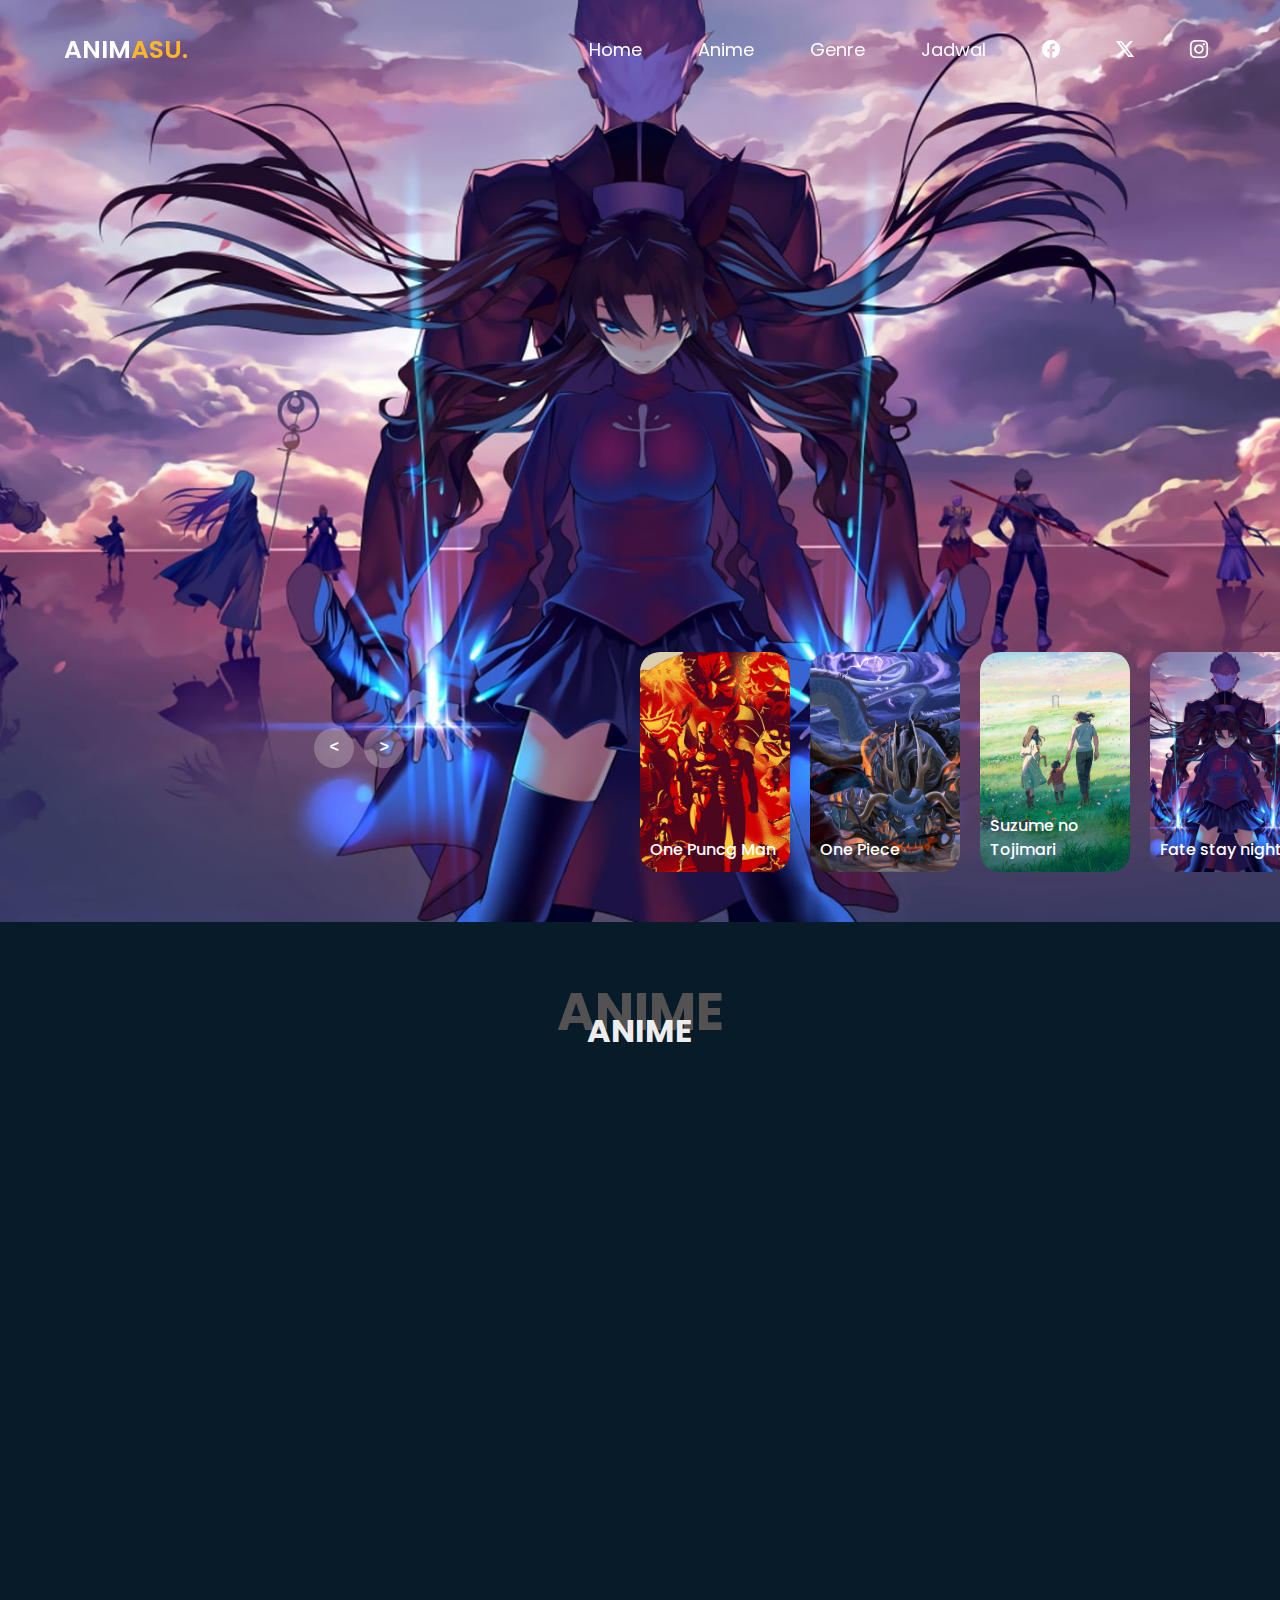
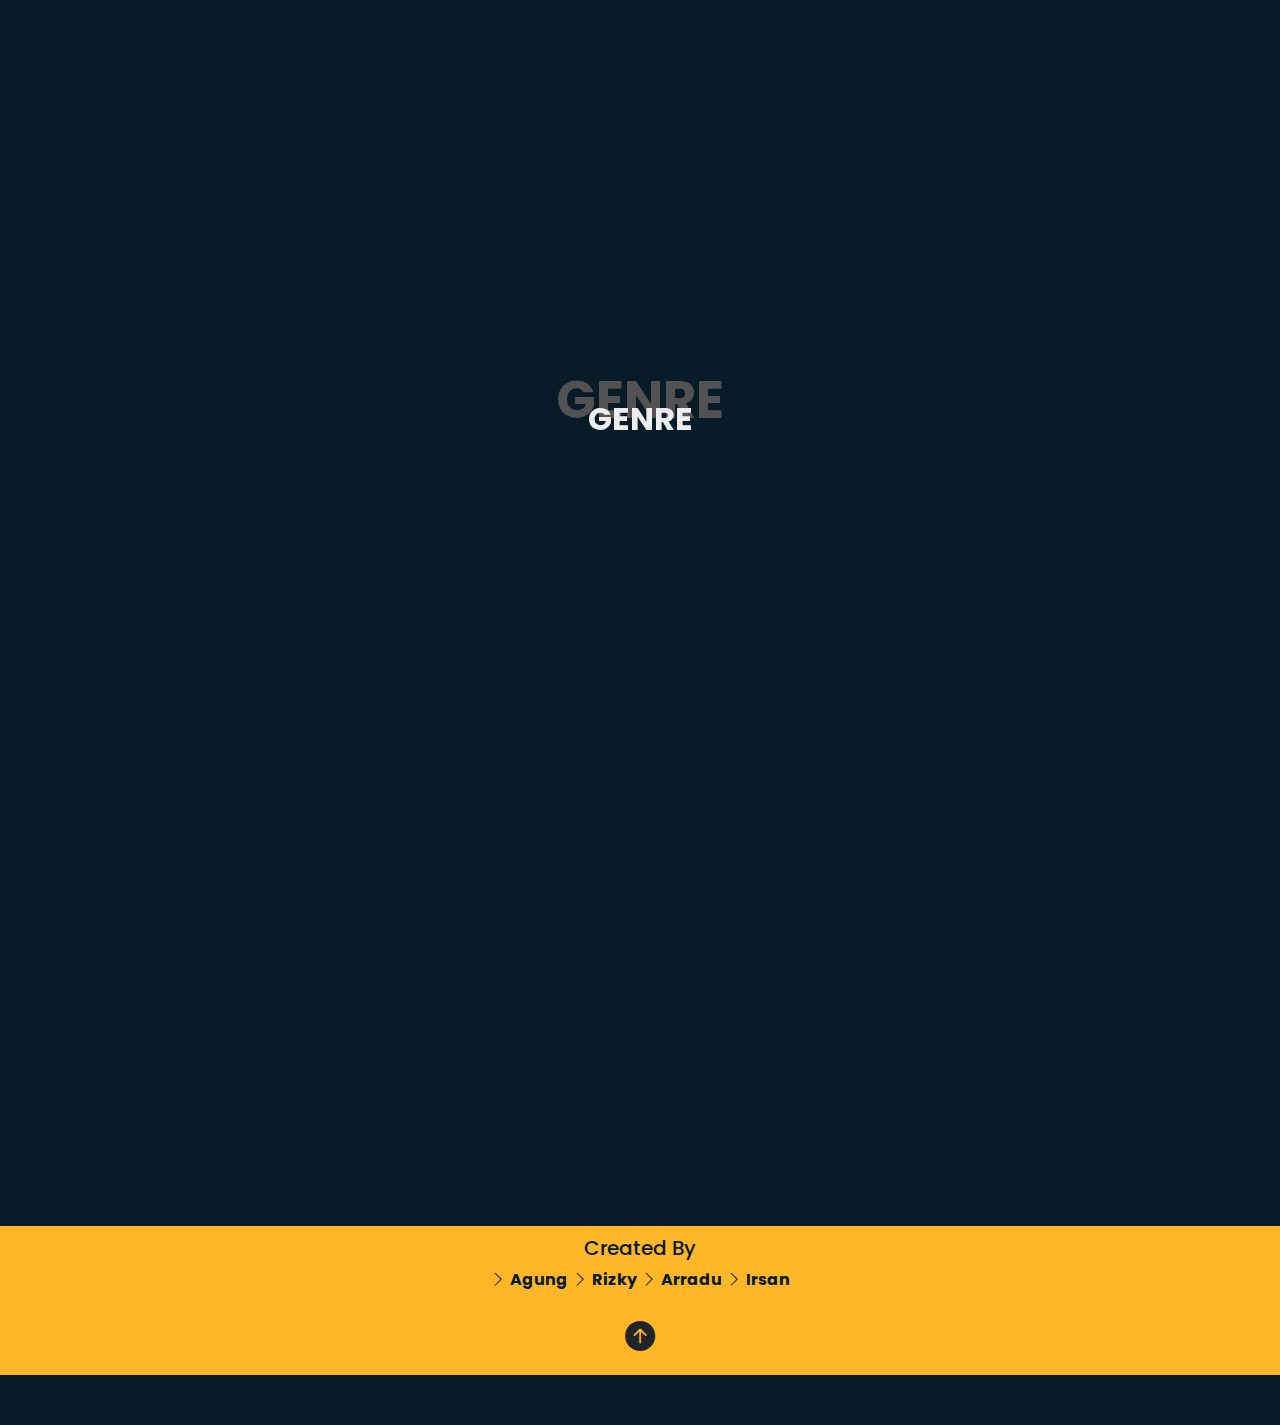
<file: index.html>
<!DOCTYPE html>
<html lang="en">
   <head>
      <meta charset="utf-8" />
      <meta
         name="viewport"
         content="width=device-width, initial-scale=1"
      />
      <title>My-fortfolio</title>
      <!-- ANIMATION -->
      <link
         href="https://unpkg.com/aos@2.3.1/dist/aos.css"
         rel="stylesheet"
      />
      <!-- MY BOOTSTRAP -->
      <link
         href="https://cdn.jsdelivr.net/npm/bootstrap@5.3.3/dist/css/bootstrap.min.css"
         rel="stylesheet"
         integrity="sha384-QWTKZyjpPEjISv5WaRU9OFeRpok6YctnYmDr5pNlyT2bRjXh0JMhjY6hW+ALEwIH"
         crossorigin="anonymous"
      />
      <!-- MY CSS -->
      <link
         rel="stylesheet"
         href="style.css"
      />
      <!-- MY FONT -->
      <link
         rel="preconnect"
         href="https://fonts.googleapis.com"
      />
      <link
         rel="preconnect"
         href="https://fonts.gstatic.com"
         crossorigin
      />
      <link
         href="https://fonts.googleapis.com/css2?family=Poppins:ital,wght@0,100;0,200;0,300;0,400;0,500;0,600;0,700;0,800;0,900;1,100;1,200;1,300;1,400;1,500;1,600;1,700;1,800;1,900&display=swap"
         rel="stylesheet"
      />
      <!-- MY ICON -->
      <link
         rel="shortcut icon"
         href="assets/Group 3.png"
         type="image/x-icon"
      />
      <link
         href="https://unpkg.com/boxicons@2.1.4/css/boxicons.min.css"
         rel="stylesheet"
      />
      <link
         rel="stylesheet"
         href="https://cdn.jsdelivr.net/npm/bootstrap-icons@1.11.3/font/bootstrap-icons.min.css"
      />
   </head>
   <body>
      <!-- NAVBAR START -->
      <header>
         <nav
            class="navbar navbar-expand-lg fixed-top"
            id="navbar"
         >
            <div class="container-fluid header">
               <a
                  class="logo"
                  href="#"
                  >ANIM<span>ASU.</span></a
               >
               <button
                  class="navbar-toggler"
                  type="button"
                  data-bs-toggle="collapse"
                  data-bs-target="#navbarNav"
                  aria-controls="navbarNav"
                  aria-expanded="false"
                  aria-label="Toggle navigation"
               >
                  <span class="navbar-toggler-icon"></span>
               </button>
               <div
                  class="collapse navbar-collapse"
                  id="navbarNav"
               >
                  <ul class="navbar-nav ms-auto">
                     <li class="nav-item">
                        <a
                           class="nav-link"
                           href="#home"
                           >Home</a
                        >
                     </li>
                     <li class="nav-item">
                        <a
                           class="nav-link"
                           href="#anime"
                           >Anime</a
                        >
                     </li>

                     <li class="nav-item">
                        <a
                           class="nav-link"
                           href="#project"
                           >Genre</a
                        >
                     </li>
                     <li class="nav-item">
                        <a
                           class="nav-link"
                           href="jadwal.html"
                           >Jadwal</a
                        >
                     </li>
                     <li class="nav-item">
                        <a
                           class="nav-link"
                           href="#contact"
                           ><i class="bi bi-facebook"></i
                        ></a>
                     </li>
                     <li class="nav-item">
                        <a
                           class="nav-link"
                           href="#contact"
                           ><i class="bi bi-twitter-x"></i
                        ></a>
                     </li>
                     <li class="nav-item">
                        <a
                           class="nav-link"
                           href="#contact"
                           ><i class="bi bi-instagram"></i>
                        </a>
                     </li>
                  </ul>
               </div>
            </div>
         </nav>
      </header>
      <!-- NAVBAR END -->
      <!-- CAROUSEL STRAT -->
      <div
         class="carousel"
         id="home"
      >
         <!-- list item -->
         <div class="list">
            <div class="item">
               <img src="assets/Fsn2.jpg" />
               <div class="content">
                  <div class="topic">Fate Stay Night</div>
                  <div class="des">
                     Lorem ipsum dolor sit amet, consectetur adipisicing elit.
                     Dolor officiis esse doloribus consequatur nulla et sunt
                     facilis, illo ex tenetur?
                  </div>
                  <div class="buttons">
                     <button>
                        <a href="fsn.html">SEE MORE</a>
                     </button>
                     <button>SUBSCRIBE</button>
                  </div>
               </div>
            </div>
            <div class="item">
               <img src="assets/opm.jpg" />
               <div class="content">
                  <div class="topic">One Punch Man</div>
                  <div class="des">
                     Lorem ipsum dolor sit amet, consectetur adipisicing elit.
                     Dolor officiis esse doloribus consequatur nulla et sunt
                     facilis, illo ex tenetur?
                  </div>
                  <div class="buttons">
                     <button>
                        <a href="opm.html">SEE MORE</a>
                     </button>
                     <button>SUBSCRIBE</button>
                  </div>
               </div>
            </div>
            <div class="item">
               <img src="assets/onepiece.jpg" />
               <div class="content">
                  <div class="topic">One Piece</div>
                  <div class="des">
                     Lorem ipsum dolor sit amet, consectetur adipisicing elit.
                     Dolor officiis esse doloribus consequatur nulla et sunt
                     facilis, illo ex tenetur?
                  </div>
                  <div class="buttons">
                     <button>
                        <a href="onep.html">SEE MORE</a>
                     </button>
                     <button>SUBSCRIBE</button>
                  </div>
               </div>
            </div>
            <div class="item">
               <img src="assets/suzume.jpg" />
               <div class="content">
                  <div class="topic">Suzume No Tojimari</div>
                  <div class="des">
                     Lorem ipsum dolor sit amet, consectetur adipisicing elit.
                     Dolor officiis esse doloribus consequatur nulla et sunt
                     facilis, illo ex tenetur?
                  </div>
                  <div class="buttons">
                     <button>
                        <a href="suzume.html">SEE MORE</a>
                     </button>
                     <button>SUBSCRIBE</button>
                  </div>
               </div>
            </div>
         </div>
         <!-- list thumnail -->
         <div class="thumbnail">
            <div class="item">
               <img src="assets/Fsn2.jpg" />
               <div class="content">
                  <div class="title">Fate stay night</div>
               </div>
            </div>
            <div class="item">
               <img src="assets/opm.jpg" />
               <div class="content">
                  <div class="title">One Puncg Man</div>
               </div>
            </div>
            <div class="item">
               <img src="assets/onepiece.jpg" />
               <div class="content">
                  <div class="title">One Piece</div>
               </div>
            </div>
            <div class="item">
               <img src="assets/suzume.jpg" />
               <div class="content">
                  <div class="title">Suzume no Tojimari</div>
               </div>
            </div>
         </div>
         <!-- next prev -->

         <div class="arrows">
            <button id="prev"><</button>
            <button id="next">></button>
         </div>
      </div>
      <!-- CAROUSEL END -->
      <!-- ANIME STRAT -->
      <section
         id="anime"
         class="anime section-bg"
      >
         <div class="container">
            <div class="section-title">
               <span>Anime</span>
               <h2>Anime</h2>
            </div>
            <div
               class="row align-items-center grid gap-3 justify-content-center text-center"
            >
               <div
                  class="col-2"
                  data-aos="fade-up"
                  data-aos-duration="1000"
               >
                  <a href="">
                     <div
                        class="card p-2"
                        style="width: 13rem"
                     >
                        <img
                           src="assets/card1.jpg"
                           class="card-img-top"
                           alt="AOT"
                        />
                        <div class="card-body">
                           <h5 class="card-title">Naruto</h5>
                        </div>
                     </div>
                  </a>
               </div>
               <div
                  class="col-2"
                  data-aos="fade-up"
                  data-aos-duration="1000"
               >
                  <a href="">
                     <div
                        class="card p-2"
                        style="width: 13rem"
                     >
                        <img
                           src="assets/card2.jpg"
                           class="card-img-top"
                           alt="AOT"
                        />
                        <div class="card-body">
                           <h5 class="card-title">Jujutsu Kaisen</h5>
                        </div>
                     </div>
                  </a>
               </div>
               <div
                  class="col-2"
                  data-aos="fade-up"
                  data-aos-duration="1000"
               >
                  <a href="">
                     <div
                        class="card p-2"
                        style="width: 13rem"
                     >
                        <img
                           src="assets/card3.jpg"
                           class="card-img-top"
                           alt="AOT"
                        />
                        <div class="card-body">
                           <h5 class="card-title">Chainsaw Man</h5>
                        </div>
                     </div>
                  </a>
               </div>
               <div
                  class="col-2"
                  data-aos="fade-up"
                  data-aos-duration="1000"
               >
                  <a href="">
                     <div
                        class="card p-2"
                        style="width: 13rem"
                     >
                        <img
                           src="assets/card4.jpg"
                           class="card-img-top"
                           alt="AOT"
                        />
                        <p class="card-title mt-2">
                           Kono Subarashii Sekai ni Shukufuku wo!
                        </p>
                     </div>
                  </a>
               </div>
               <div
                  class="col-2"
                  data-aos="fade-up"
                  data-aos-duration="1000"
               >
                  <a href="">
                     <div
                        class="card p-2"
                        style="width: 13rem"
                     >
                        <img
                           src="assets/card5.jpg"
                           class="card-img-top"
                           alt="AOT"
                        />
                        <div class="card-body">
                           <h5 class="card-title">Overlord</h5>
                        </div>
                     </div>
                  </a>
               </div>
            </div>
            <div
               class="row align-items-center grid gap-3 justify-content-center text-center mt-4"
            >
               <div
                  class="col-2"
                  data-aos="fade-up"
                  data-aos-duration="1000"
               >
                  <a href="">
                     <div
                        class="card p-2"
                        style="width: 13rem"
                     >
                        <img
                           src="assets/https___www3_animeflv.net_anime_shingeki-no-kyojin-the-final-season.jpg"
                           class="card-img-top"
                           alt="AOT"
                        />
                        <div class="card-body">
                           <h5 class="card-title">Attack On Titan</h5>
                        </div>
                     </div>
                  </a>
               </div>
               <div
                  class="col-2"
                  data-aos="fade-up"
                  data-aos-duration="1000"
               >
                  <a href="">
                     <div
                        class="card p-2"
                        style="width: 13rem"
                     >
                        <img
                           src="assets/card6.jpg"
                           class="card-img-top"
                           alt="AOT"
                        />
                        <div class="card-body">
                           <h5 class="card-title">Date A Live</h5>
                        </div>
                     </div>
                  </a>
               </div>
               <div
                  class="col-2"
                  data-aos="fade-up"
                  data-aos-duration="1000"
               >
                  <a href="">
                     <div
                        class="card p-2"
                        style="width: 13rem"
                     >
                        <img
                           src="assets/card7.jpg"
                           class="card-img-top"
                           alt="AOT"
                        />
                        <div class="card-body">
                           <h5 class="card-title">Your Lie In April</h5>
                        </div>
                     </div>
                  </a>
               </div>
               <div
                  class="col-2"
                  data-aos="fade-up"
                  data-aos-duration="1000"
               >
                  <a href="">
                     <div
                        class="card p-2"
                        style="width: 13rem"
                     >
                        <img
                           src="assets/card9.jpg"
                           class="card-img-top"
                           alt="AOT"
                        />
                        <div class="card-body">
                           <h5 class="card-title">
                              Boku no Kokoro no Yabai Yatsu
                           </h5>
                        </div>
                     </div>
                  </a>
               </div>
               <div
                  class="col-2"
                  data-aos="fade-up"
                  data-aos-duration="1000"
               >
                  <a href="">
                     <div
                        class="card p-2"
                        style="width: 13rem"
                     >
                        <img
                           src="assets/card7.jpg"
                           class="card-img-top"
                           alt="AOT"
                        />
                        <div class="card-body">
                           <h5 class="card-title">Your Lie In April</h5>
                        </div>
                     </div>
                  </a>
               </div>
            </div>
         </div>
      </section>
      <!-- ANIME END -->
      <!-- PROJECT START -->
      <section
         id="project"
         class="genre"
      >
         <div class="container">
            <div class="section-title">
               <span>Genre</span>
               <h2>Genre</h2>
            </div>

            <div class="row">
               <div
                  class="content ps-lg-4 d-flex flex-column justify-content-center"
               >
                  <div class="row">
                     <div
                        class="col-lg-4"
                        data-aos="fade-right"
                        data-aos-duration="1000"
                     >
                        <ul>
                           <li>
                              <i class="bi bi-chevron-right"></i>
                              <strong>Action</strong>
                           </li>
                           <li>
                              <i class="bi bi-chevron-right"></i>
                              <strong>Adventure</strong>
                           </li>
                           <li>
                              <i class="bi bi-chevron-right"></i>
                              <strong>Comedy</strong>
                           </li>
                           <li>
                              <i class="bi bi-chevron-right"></i>
                              <strong>Drama</strong>
                           </li>
                           <li>
                              <i class="bi bi-chevron-right"></i>
                              <strong>Fantasy</strong>
                           </li>
                           <li>
                              <i class="bi bi-chevron-right"></i>
                              <strong>Horror</strong>
                           </li>
                           <li>
                              <i class="bi bi-chevron-right"></i>
                              <strong>Mystery</strong>
                           </li>
                           <li>
                              <i class="bi bi-chevron-right"></i>
                              <strong>Romance</strong>
                           </li>
                           <li>
                              <i class="bi bi-chevron-right"></i>
                              <strong>Sci-Fi</strong>
                           </li>
                        </ul>
                     </div>
                     <div
                        class="col-lg-4"
                        data-aos="fade-up"
                        data-aos-duration="1000"
                     >
                        <ul>
                           <li>
                              <i class="bi bi-chevron-right"></i>
                              <strong>Slice of Life</strong>
                           </li>
                           <li>
                              <i class="bi bi-chevron-right"></i>
                              <strong>Sports</strong>
                           </li>
                           <li>
                              <i class="bi bi-chevron-right"></i>
                              <strong>Supernatural</strong>
                           </li>
                           <li>
                              <i class="bi bi-chevron-right"></i>
                              <strong>Thriller</strong>
                           </li>
                           <li>
                              <i class="bi bi-chevron-right"></i>
                              <strong>Mecha</strong>
                           </li>
                           <li>
                              <i class="bi bi-chevron-right"></i>
                              <strong>Historical</strong>
                           </li>
                           <li>
                              <i class="bi bi-chevron-right"></i>
                              <strong>Psychological</strong>
                           </li>
                        </ul>
                     </div>
                     <div
                        class="col-lg-4"
                        data-aos="fade-left"
                        data-aos-duration="1000"
                     >
                        <ul>
                           <li>
                              <i class="bi bi-chevron-right"></i>
                              <strong>Military</strong>
                           </li>
                           <li>
                              <i class="bi bi-chevron-right"></i>
                              <strong>Music</strong>
                           </li>
                           <li>
                              <i class="bi bi-chevron-right"></i>
                              <strong>Harem</strong>
                           </li>
                           <li>
                              <i class="bi bi-chevron-right"></i>
                              <strong>Reverse Harem</strong>
                           </li>
                           <li>
                              <i class="bi bi-chevron-right"></i>
                              <strong>Isekai</strong>
                           </li>
                           <li>
                              <i class="bi bi-chevron-right"></i>
                              <strong>Shoujo</strong>
                           </li>
                           <li>
                              <i class="bi bi-chevron-right"></i>
                              <strong>Shounen</strong>
                           </li>
                           <li>
                              <i class="bi bi-chevron-right"></i>
                              <strong>Josei</strong>
                           </li>
                           <li>
                              <i class="bi bi-chevron-right"></i>
                              <strong>Seinen</strong>
                           </li>
                        </ul>
                     </div>
                  </div>
               </div>
               <!-- End content-->
            </div>
         </div>
      </section>
      <!--  END -->
      <!-- FOOTER START -->
      <footer class="footer">
         <div class="footer-container">
            <div class="footer row">
               <div class="footer1 col">
                  <h5>Created By</h5>
                  <p>
                     <i class="bi bi-chevron-right"></i>
                     <strong>Agung</strong>
                     <i class="bi bi-chevron-right"></i>
                     <strong>Rizky</strong>
                     <i class="bi bi-chevron-right"></i>
                     <strong>Arradu</strong>
                     <i class="bi bi-chevron-right"></i>
                     <strong>Irsan</strong>
                  </p>
                  <a href="#home"
                     ><i class="bi bi-arrow-up-circle-fill btn"></i
                  ></a>
               </div>
            </div>
         </div>
      </footer>

      <!-- FOOTER END -->
      <script
         src="https://cdn.jsdelivr.net/npm/bootstrap@5.3.3/dist/js/bootstrap.bundle.min.js"
         integrity="sha384-YvpcrYf0tY3lHB60NNkmXc5s9fDVZLESaAA55NDzOxhy9GkcIdslK1eN7N6jIeHz"
         crossorigin="anonymous"
      ></script>
      <script src="https://unpkg.com/aos@2.3.1/dist/aos.js"></script>
      <script>
         AOS.init();
      </script>
      <script src="script.js"></script>
   </body>
</html>
</file>
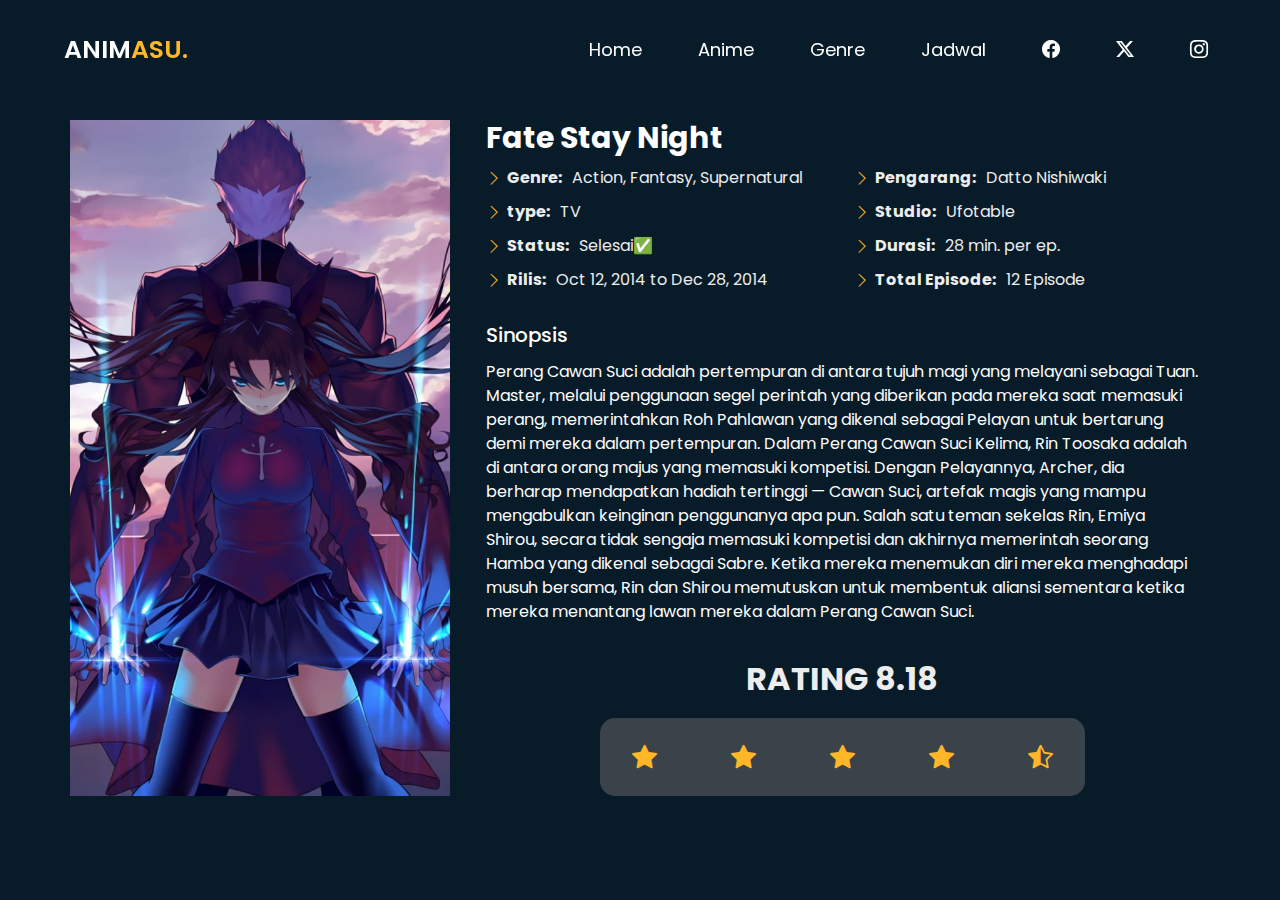
<file: fsn.html>
<!DOCTYPE html>
<html lang="en">
   <head>
      <meta charset="utf-8" />
      <meta
         name="viewport"
         content="width=device-width, initial-scale=1"
      />
      <title>My-fortfolio</title>
      <link
         href="https://cdn.jsdelivr.net/npm/bootstrap@5.3.3/dist/css/bootstrap.min.css"
         rel="stylesheet"
         integrity="sha384-QWTKZyjpPEjISv5WaRU9OFeRpok6YctnYmDr5pNlyT2bRjXh0JMhjY6hW+ALEwIH"
         crossorigin="anonymous"
      />
      <link
         rel="stylesheet"
         href="style.css"
      />
      <!-- MY FONT -->
      <link
         rel="preconnect"
         href="https://fonts.googleapis.com"
      />
      <link
         rel="preconnect"
         href="https://fonts.gstatic.com"
         crossorigin
      />
      <link
         href="https://fonts.googleapis.com/css2?family=Poppins:ital,wght@0,100;0,200;0,300;0,400;0,500;0,600;0,700;0,800;0,900;1,100;1,200;1,300;1,400;1,500;1,600;1,700;1,800;1,900&display=swap"
         rel="stylesheet"
      />
      <!-- MY ICON -->
      <link
         rel="shortcut icon"
         href="assets/Group 3.png"
         type="image/x-icon"
      />
      <link
         href="https://unpkg.com/boxicons@2.1.4/css/boxicons.min.css"
         rel="stylesheet"
      />
      <link
         rel="stylesheet"
         href="https://cdn.jsdelivr.net/npm/bootstrap-icons@1.11.3/font/bootstrap-icons.min.css"
      />
   </head>
   <body>
      <header>
         <nav
            class="navbar navbar-expand-lg fixed-top"
            id="navbar"
         >
            <div class="container-fluid header">
               <a
                  class="logo"
                  href="index.html"
                  >ANIM<span>ASU.</span></a
               >
               <button
                  class="navbar-toggler"
                  type="button"
                  data-bs-toggle="collapse"
                  data-bs-target="#navbarNav"
                  aria-controls="navbarNav"
                  aria-expanded="false"
                  aria-label="Toggle navigation"
               >
                  <span class="navbar-toggler-icon"></span>
               </button>
               <div
                  class="collapse navbar-collapse"
                  id="navbarNav"
               >
                  <ul class="navbar-nav ms-auto">
                     <li class="nav-item">
                        <a
                           class="nav-link"
                           href="index.html"
                           >Home</a
                        >
                     </li>
                     <li class="nav-item">
                        <a
                           class="nav-link"
                           href="index.html"
                           >Anime</a
                        >
                     </li>

                     <li class="nav-item">
                        <a
                           class="nav-link"
                           href="index.html"
                           >Genre</a
                        >
                     </li>
                     <li class="nav-item">
                        <a
                           class="nav-link"
                           href="jadwal.html"
                           >Jadwal</a
                        >
                     </li>
                     <li class="nav-item">
                        <a
                           class="nav-link"
                           href="#contact"
                           ><i class="bi bi-facebook"></i
                        ></a>
                     </li>
                     <li class="nav-item">
                        <a
                           class="nav-link"
                           href="#contact"
                           ><i class="bi bi-twitter-x"></i
                        ></a>
                     </li>
                     <li class="nav-item">
                        <a
                           class="nav-link"
                           href="#contact"
                           ><i class="bi bi-instagram"></i>
                        </a>
                     </li>
                  </ul>
               </div>
            </div>
         </nav>
      </header>
      <!-- NAVBAR END -->

      <!-- ABOUT STRAT -->
      <section
         id="about"
         class="about section-bg"
      >
         <div class="container">
            <div class="section-title"></div>

            <div class="row">
               <div
                  class="image1 col-lg-4 d-flex align-items-stretch justify-content-center justify-content-lg-start"
               ></div>
               <div class="col-lg-8 d-flex flex-column align-items-stretch">
                  <div
                     class="content ps-lg-4 d-flex flex-column justify-content-center"
                  >
                     <div class="row title">
                        <h4>Fate Stay Night</h4>
                     </div>
                     <div class="row">
                        <div class="col-lg-6">
                           <ul>
                              <li>
                                 <i class="bi bi-chevron-right"></i>
                                 <strong>Genre:</strong>
                                 <span>Action, Fantasy, Supernatural</span>
                              </li>
                              <li>
                                 <i class="bi bi-chevron-right"></i>
                                 <strong>type:</strong>
                                 <span>TV</span>
                              </li>
                              <li>
                                 <i class="bi bi-chevron-right"></i>
                                 <strong>Status:</strong>
                                 <span>Selesai✅</span>
                              </li>
                              <li>
                                 <i class="bi bi-chevron-right"></i>
                                 <strong>Rilis:</strong>
                                 <span>Oct 12, 2014 to Dec 28, 2014</span>
                              </li>
                           </ul>
                        </div>
                        <div class="col-lg-6">
                           <ul>
                              <li>
                                 <i class="bi bi-chevron-right"></i>
                                 <strong>Pengarang:</strong>
                                 <span>Datto Nishiwaki</span>
                              </li>
                              <li>
                                 <i class="bi bi-chevron-right"></i>
                                 <strong>Studio:</strong>
                                 <span>Ufotable</span>
                              </li>
                              <li>
                                 <i class="bi bi-chevron-right"></i>
                                 <strong>Durasi:</strong>
                                 <span>28 min. per ep.</span>
                              </li>
                              <li>
                                 <i class="bi bi-chevron-right"></i>
                                 <strong>Total Episode:</strong>
                                 <span>12 Episode</span>
                              </li>
                           </ul>
                        </div>
                     </div>
                  </div>
                  <!-- End .content-->
                  <div
                     class="content ps-lg-4 d-flex flex-column justify-content-center"
                  >
                     <div class="row sinopsis">
                        <h5>Sinopsis</h5>
                        <div class="col">
                           <p>
                              Perang Cawan Suci adalah pertempuran di antara
                              tujuh magi yang melayani sebagai Tuan. Master,
                              melalui penggunaan segel perintah yang diberikan
                              pada mereka saat memasuki perang, memerintahkan
                              Roh Pahlawan yang dikenal sebagai Pelayan untuk
                              bertarung demi mereka dalam pertempuran. Dalam
                              Perang Cawan Suci Kelima, Rin Toosaka adalah di
                              antara orang majus yang memasuki kompetisi. Dengan
                              Pelayannya, Archer, dia berharap mendapatkan
                              hadiah tertinggi — Cawan Suci, artefak magis yang
                              mampu mengabulkan keinginan penggunanya apa pun.
                              Salah satu teman sekelas Rin, Emiya Shirou, secara
                              tidak sengaja memasuki kompetisi dan akhirnya
                              memerintah seorang Hamba yang dikenal sebagai
                              Sabre. Ketika mereka menemukan diri mereka
                              menghadapi musuh bersama, Rin dan Shirou
                              memutuskan untuk membentuk aliansi sementara
                              ketika mereka menantang lawan mereka dalam Perang
                              Cawan Suci.
                           </p>
                        </div>
                     </div>
                  </div>

                  <div class="skills-content ps-lg-4">
                     <h2>Rating 8.18</h2>
                     <div class="row">
                        <div class="col">
                           <i class="bi bi-star-fill"></i>
                        </div>
                        <div class="col">
                           <i class="bi bi-star-fill"></i>
                        </div>
                        <div class="col">
                           <i class="bi bi-star-fill"></i>
                        </div>
                        <div class="col">
                           <i class="bi bi-star-fill"></i>
                        </div>
                        <div class="col">
                           <i class="bi bi-star-half"></i>
                        </div>
                     </div>
                  </div>
               </div>
            </div>
         </div>
      </section>
      <!-- ABOUT END -->

      <script
         src="https://cdn.jsdelivr.net/npm/bootstrap@5.3.3/dist/js/bootstrap.bundle.min.js"
         integrity="sha384-YvpcrYf0tY3lHB60NNkmXc5s9fDVZLESaAA55NDzOxhy9GkcIdslK1eN7N6jIeHz"
         crossorigin="anonymous"
      ></script>
      <script src="script.js"></script>
   </body>
</html>
</file>
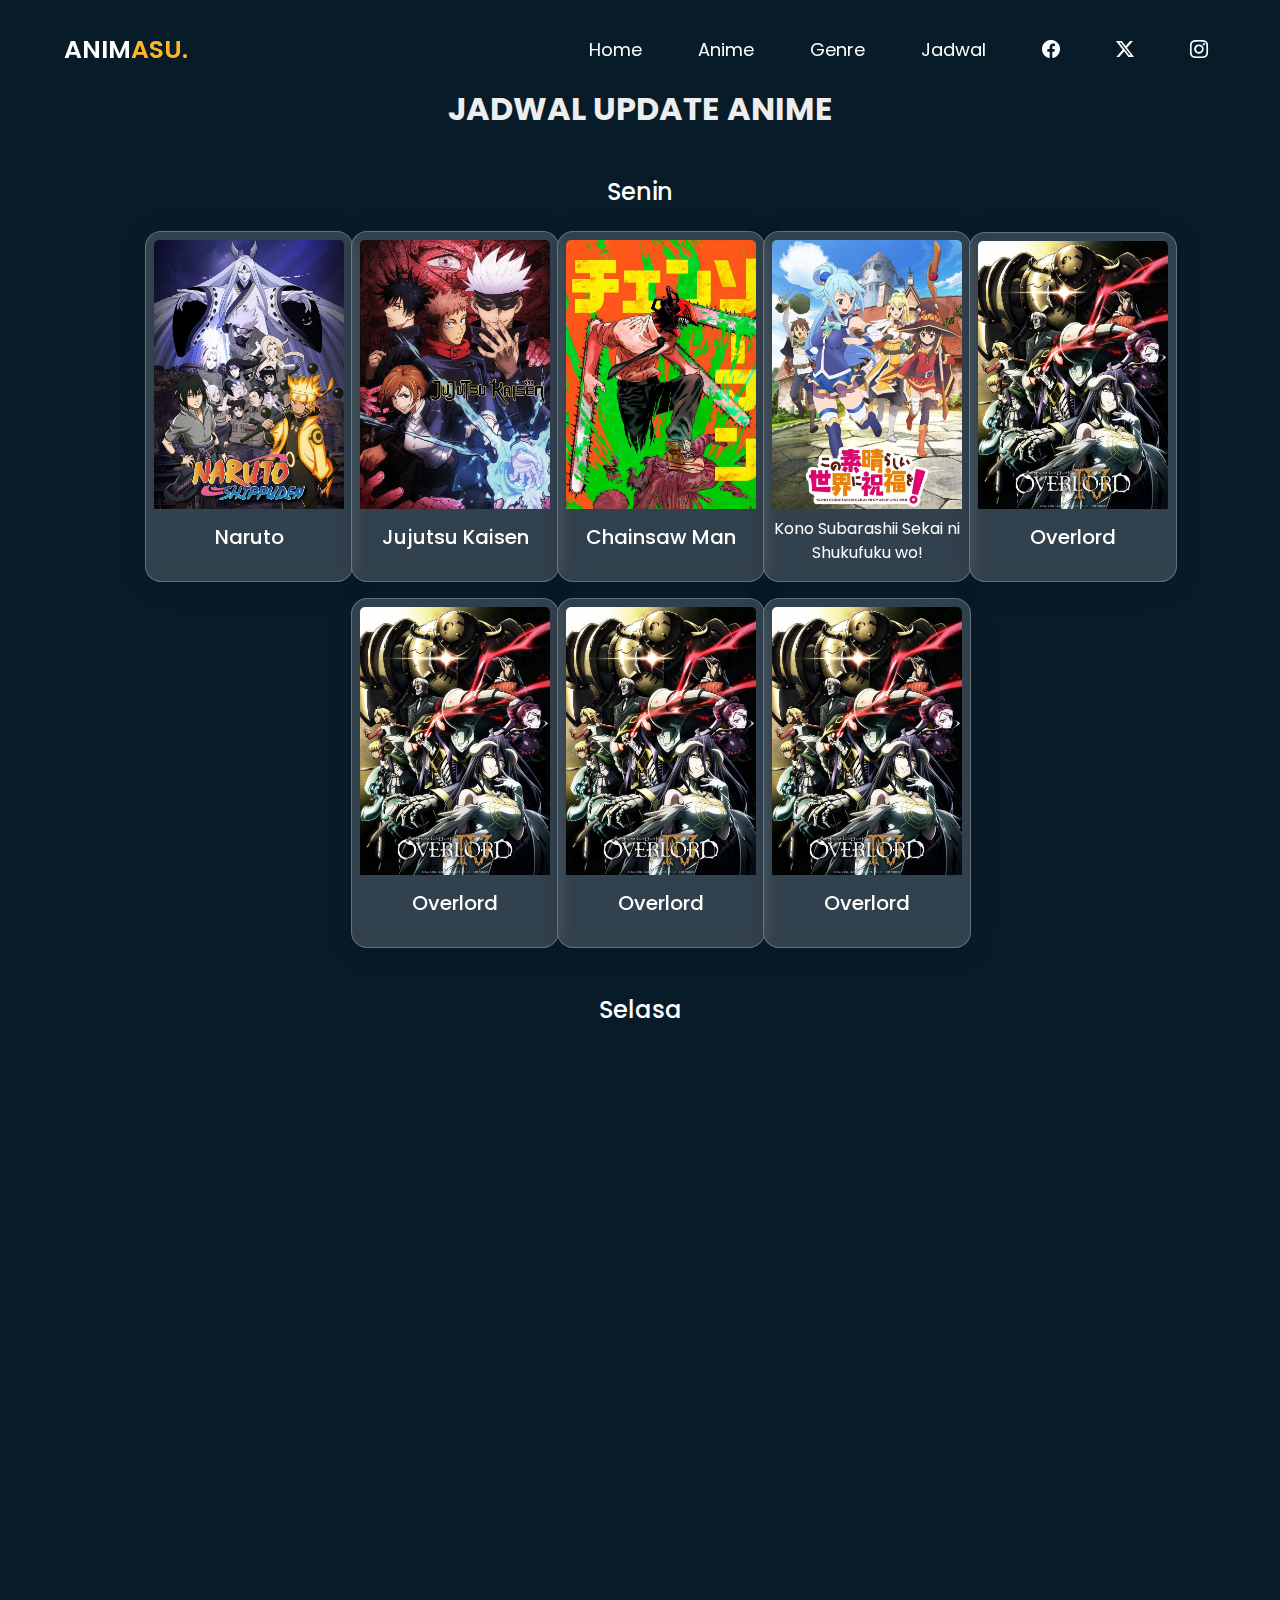
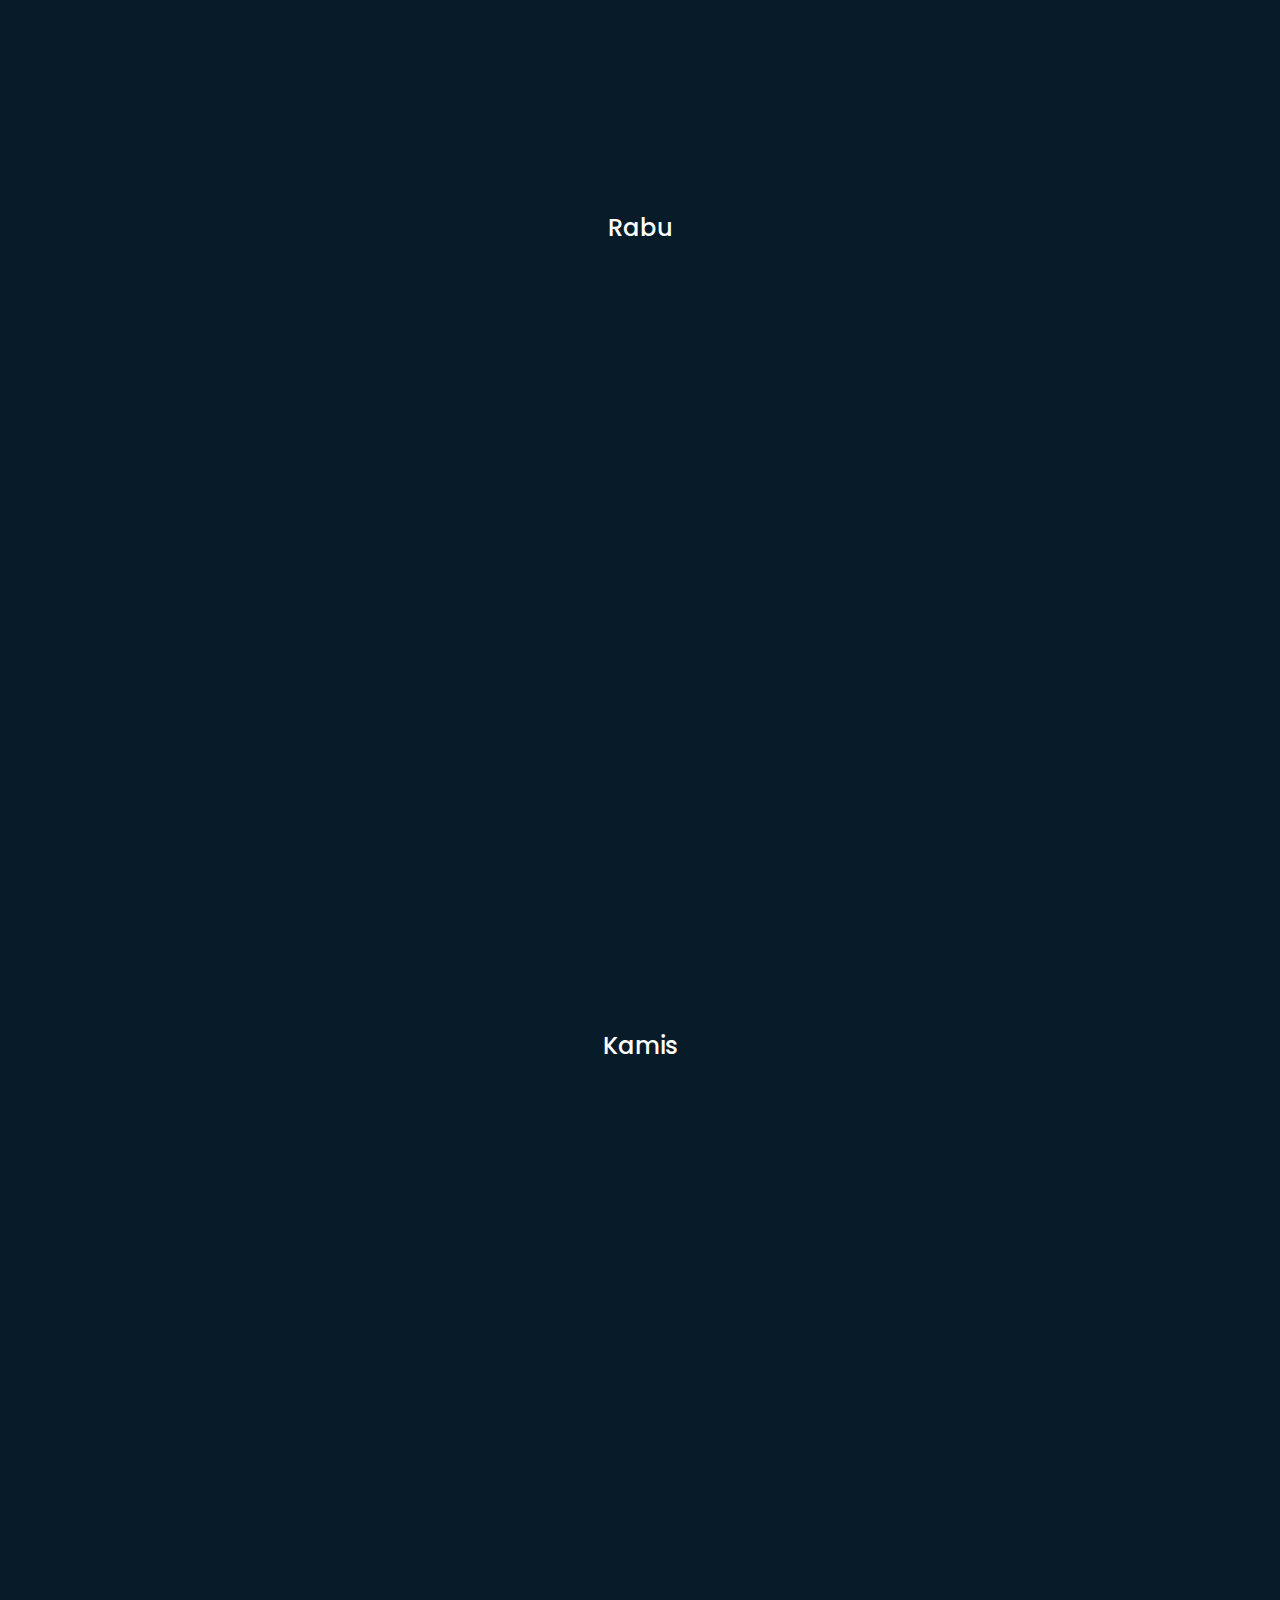
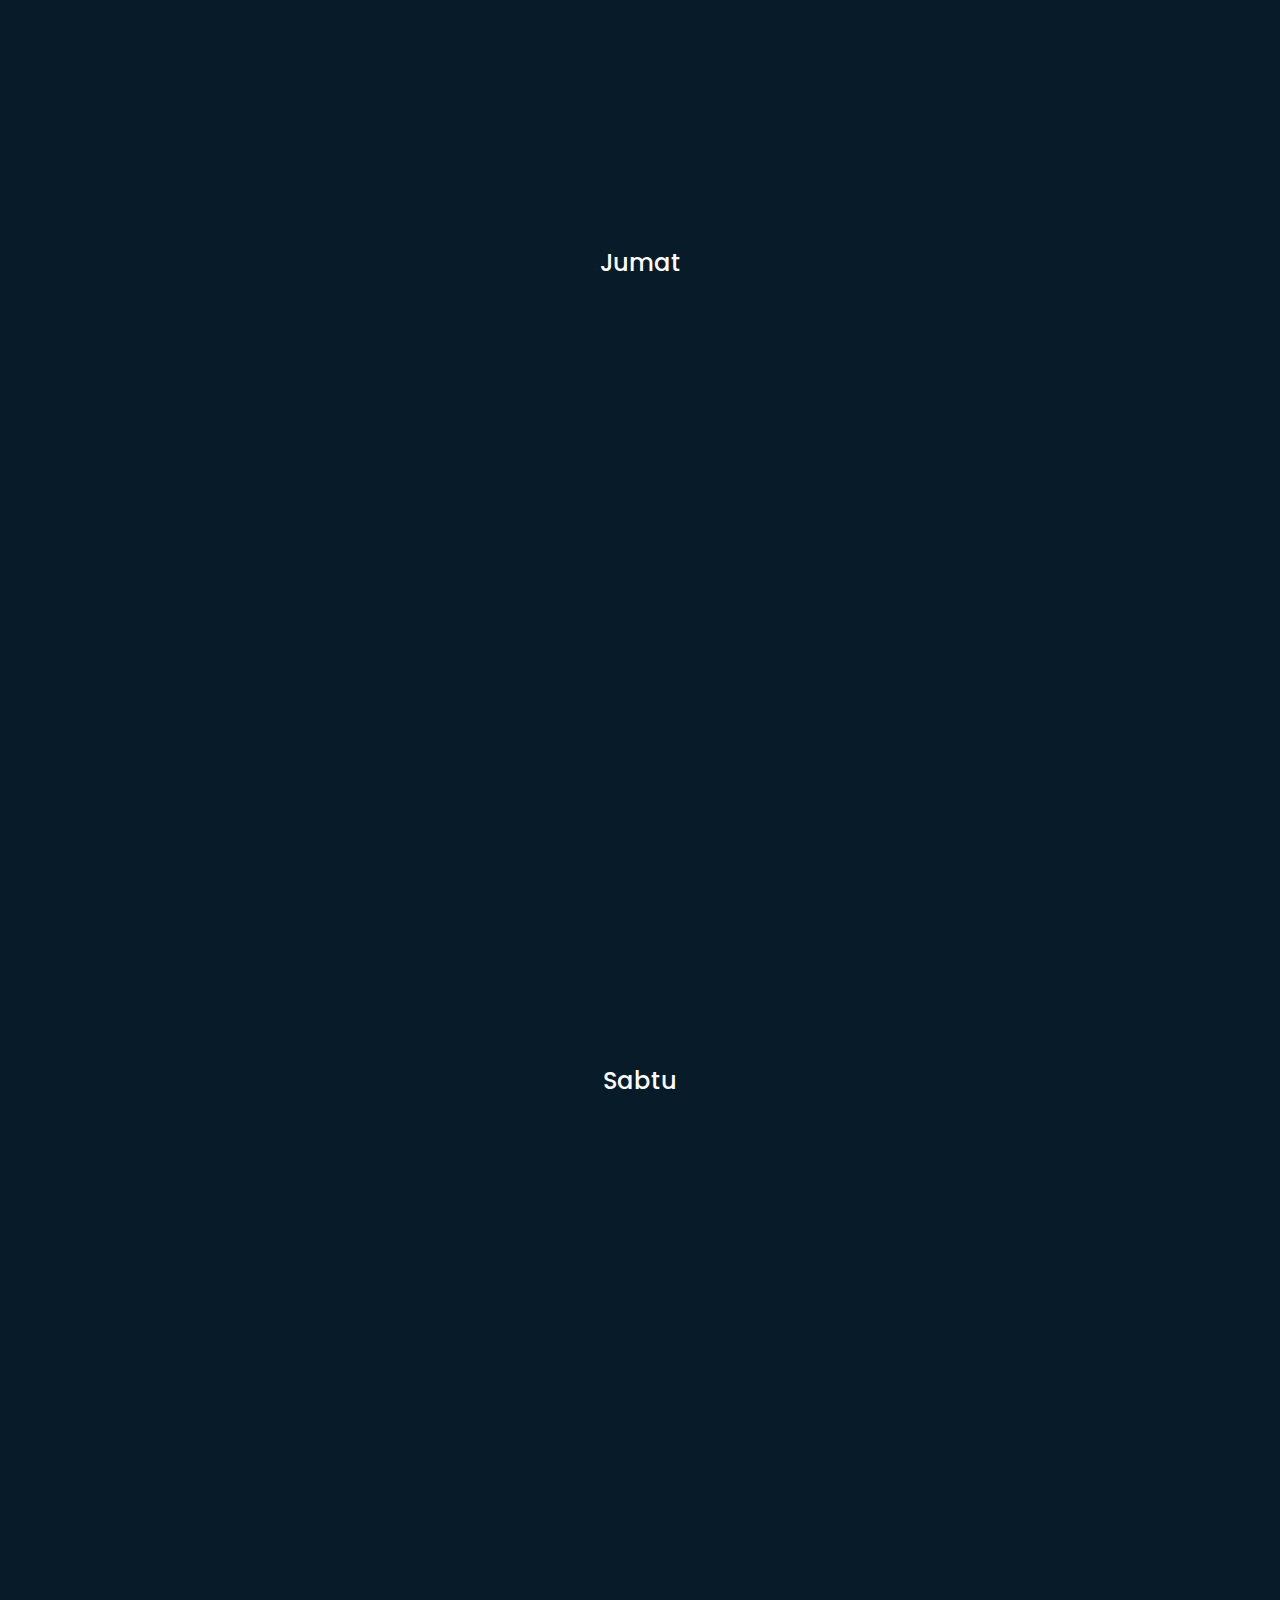
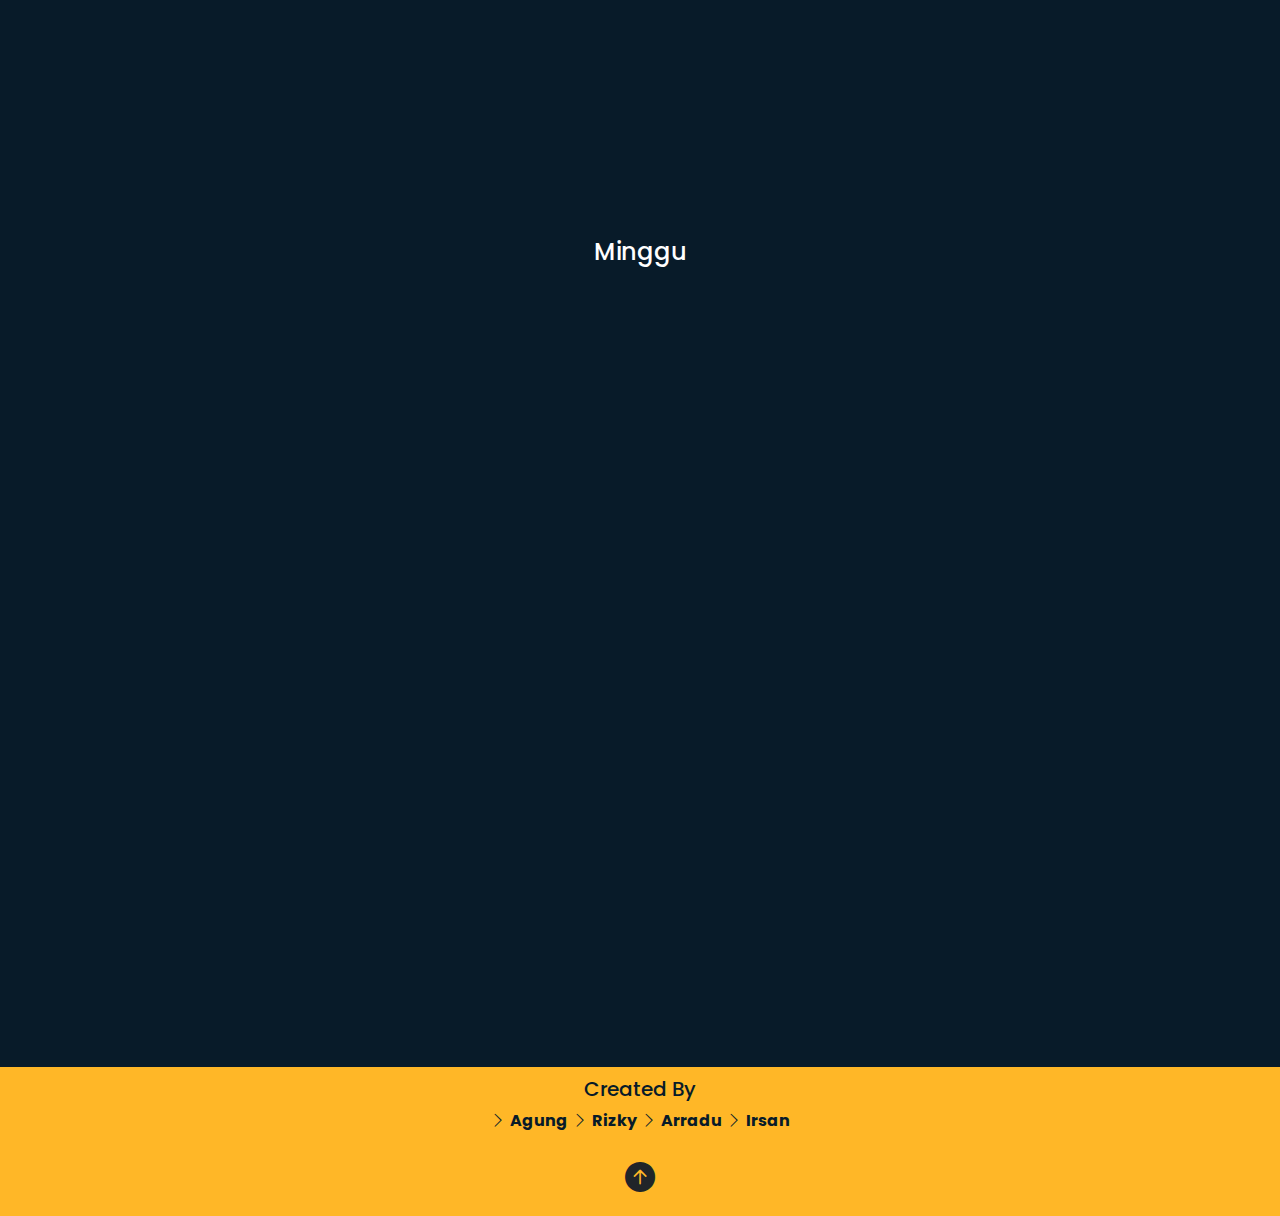
<file: jadwal.html>
<!DOCTYPE html>
<html lang="en">
   <head>
      <meta charset="utf-8" />
      <meta
         name="viewport"
         content="width=device-width, initial-scale=1"
      />
      <title>My-fortfolio</title>
      <link
         href="https://unpkg.com/aos@2.3.1/dist/aos.css"
         rel="stylesheet"
      />
      <link
         href="https://cdn.jsdelivr.net/npm/bootstrap@5.3.3/dist/css/bootstrap.min.css"
         rel="stylesheet"
         integrity="sha384-QWTKZyjpPEjISv5WaRU9OFeRpok6YctnYmDr5pNlyT2bRjXh0JMhjY6hW+ALEwIH"
         crossorigin="anonymous"
      />
      <link
         rel="stylesheet"
         href="style.css"
      />
      <!-- MY FONT -->
      <link
         rel="preconnect"
         href="https://fonts.googleapis.com"
      />
      <link
         rel="preconnect"
         href="https://fonts.gstatic.com"
         crossorigin
      />
      <link
         href="https://fonts.googleapis.com/css2?family=Poppins:ital,wght@0,100;0,200;0,300;0,400;0,500;0,600;0,700;0,800;0,900;1,100;1,200;1,300;1,400;1,500;1,600;1,700;1,800;1,900&display=swap"
         rel="stylesheet"
      />
      <!-- MY ICON -->
      <link
         rel="shortcut icon"
         href="assets/Group 3.png"
         type="image/x-icon"
      />
      <link
         href="https://unpkg.com/boxicons@2.1.4/css/boxicons.min.css"
         rel="stylesheet"
      />
      <link
         rel="stylesheet"
         href="https://cdn.jsdelivr.net/npm/bootstrap-icons@1.11.3/font/bootstrap-icons.min.css"
      />
   </head>
   <body>
      <header>
         <nav
            class="navbar navbar-expand-lg fixed-top"
            id="navbar"
         >
            <div class="container-fluid header">
               <a
                  class="logo"
                  href="index.html"
                  >ANIM<span>ASU.</span></a
               >
               <button
                  class="navbar-toggler"
                  type="button"
                  data-bs-toggle="collapse"
                  data-bs-target="#navbarNav"
                  aria-controls="navbarNav"
                  aria-expanded="false"
                  aria-label="Toggle navigation"
               >
                  <span class="navbar-toggler-icon"></span>
               </button>
               <div
                  class="collapse navbar-collapse"
                  id="navbarNav"
               >
                  <ul class="navbar-nav ms-auto">
                     <li class="nav-item">
                        <a
                           class="nav-link"
                           href="index.html"
                           >Home</a
                        >
                     </li>
                     <li class="nav-item">
                        <a
                           class="nav-link"
                           href="index.html"
                           >Anime</a
                        >
                     </li>

                     <li class="nav-item">
                        <a
                           class="nav-link"
                           href="index.html"
                           >Genre</a
                        >
                     </li>
                     <li class="nav-item">
                        <a
                           class="nav-link"
                           href="index.html"
                           >Jadwal</a
                        >
                     </li>
                     <li class="nav-item">
                        <a
                           class="nav-link"
                           href="#contact"
                           ><i class="bi bi-facebook"></i
                        ></a>
                     </li>
                     <li class="nav-item">
                        <a
                           class="nav-link"
                           href="#contact"
                           ><i class="bi bi-twitter-x"></i
                        ></a>
                     </li>
                     <li class="nav-item">
                        <a
                           class="nav-link"
                           href="#contact"
                           ><i class="bi bi-instagram"></i>
                        </a>
                     </li>
                  </ul>
               </div>
            </div>
         </nav>
      </header>
      <!-- NAVBAR END -->
      <!-- Jadwal STRAT -->
      <section
         id="contact"
         class="anime"
      >
         <div class="container">
            <div class="section-title">
               <h2>Jadwal Update Anime</h2>
            </div>

            <div
               class="row align-items-center grid gap-3 justify-content-center text-center"
            >
               <h4>Senin</h4>
               <div
                  class="col-2"
                  data-aos="fade-up"
                  data-aos-duration="1000"
               >
                  <a href="">
                     <div
                        class="card p-2"
                        style="width: 13rem"
                     >
                        <img
                           src="assets/card1.jpg"
                           class="card-img-top"
                           alt="AOT"
                        />
                        <div class="card-body">
                           <h5 class="card-title">Naruto</h5>
                        </div>
                     </div>
                  </a>
               </div>
               <div
                  class="col-2"
                  data-aos="fade-up"
                  data-aos-duration="1000"
               >
                  <a href="">
                     <div
                        class="card p-2"
                        style="width: 13rem"
                     >
                        <img
                           src="assets/card2.jpg"
                           class="card-img-top"
                           alt="AOT"
                        />
                        <div class="card-body">
                           <h5 class="card-title">Jujutsu Kaisen</h5>
                        </div>
                     </div>
                  </a>
               </div>
               <div
                  class="col-2"
                  data-aos="fade-up"
                  data-aos-duration="1000"
               >
                  <a href="">
                     <div
                        class="card p-2"
                        style="width: 13rem"
                     >
                        <img
                           src="assets/card3.jpg"
                           class="card-img-top"
                           alt="AOT"
                        />
                        <div class="card-body">
                           <h5 class="card-title">Chainsaw Man</h5>
                        </div>
                     </div>
                  </a>
               </div>
               <div
                  class="col-2"
                  data-aos="fade-up"
                  data-aos-duration="1000"
               >
                  <a href="">
                     <div
                        class="card p-2"
                        style="width: 13rem"
                     >
                        <img
                           src="assets/card4.jpg"
                           class="card-img-top"
                           alt="AOT"
                        />
                        <p class="card-title mt-2">
                           Kono Subarashii Sekai ni Shukufuku wo!
                        </p>
                     </div>
                  </a>
               </div>
               <div
                  class="col-2"
                  data-aos="fade-up"
                  data-aos-duration="1000"
               >
                  <a href="">
                     <div
                        class="card p-2"
                        style="width: 13rem"
                     >
                        <img
                           src="assets/card5.jpg"
                           class="card-img-top"
                           alt="AOT"
                        />
                        <div class="card-body">
                           <h5 class="card-title">Overlord</h5>
                        </div>
                     </div>
                  </a>
               </div>
               <div
                  class="col-2"
                  data-aos="fade-up"
                  data-aos-duration="1000"
               >
                  <a href="">
                     <div
                        class="card p-2"
                        style="width: 13rem"
                     >
                        <img
                           src="assets/card5.jpg"
                           class="card-img-top"
                           alt="AOT"
                        />
                        <div class="card-body">
                           <h5 class="card-title">Overlord</h5>
                        </div>
                     </div>
                  </a>
               </div>
               <div
                  class="col-2"
                  data-aos="fade-up"
                  data-aos-duration="1000"
               >
                  <a href="">
                     <div
                        class="card p-2"
                        style="width: 13rem"
                     >
                        <img
                           src="assets/card5.jpg"
                           class="card-img-top"
                           alt="AOT"
                        />
                        <div class="card-body">
                           <h5 class="card-title">Overlord</h5>
                        </div>
                     </div>
                  </a>
               </div>
               <div
                  class="col-2"
                  data-aos="fade-up"
                  data-aos-duration="1000"
               >
                  <a href="">
                     <div
                        class="card p-2"
                        style="width: 13rem"
                     >
                        <img
                           src="assets/card5.jpg"
                           class="card-img-top"
                           alt="AOT"
                        />
                        <div class="card-body">
                           <h5 class="card-title">Overlord</h5>
                        </div>
                     </div>
                  </a>
               </div>
            </div>
            <div
               class="row align-items-center grid gap-3 justify-content-center text-center mt-5"
            >
               <h4>Selasa</h4>
               <div
                  class="col-2"
                  data-aos="fade-up"
                  data-aos-duration="1000"
               >
                  <a href="">
                     <div
                        class="card p-2"
                        style="width: 13rem"
                     >
                        <img
                           src="assets/card1.jpg"
                           class="card-img-top"
                           alt="AOT"
                        />
                        <div class="card-body">
                           <h5 class="card-title">Naruto</h5>
                        </div>
                     </div>
                  </a>
               </div>
               <div
                  class="col-2"
                  data-aos="fade-up"
                  data-aos-duration="1000"
               >
                  <a href="">
                     <div
                        class="card p-2"
                        style="width: 13rem"
                     >
                        <img
                           src="assets/card2.jpg"
                           class="card-img-top"
                           alt="AOT"
                        />
                        <div class="card-body">
                           <h5 class="card-title">Jujutsu Kaisen</h5>
                        </div>
                     </div>
                  </a>
               </div>
               <div
                  class="col-2"
                  data-aos="fade-up"
                  data-aos-duration="1000"
               >
                  <a href="">
                     <div
                        class="card p-2"
                        style="width: 13rem"
                     >
                        <img
                           src="assets/card3.jpg"
                           class="card-img-top"
                           alt="AOT"
                        />
                        <div class="card-body">
                           <h5 class="card-title">Chainsaw Man</h5>
                        </div>
                     </div>
                  </a>
               </div>
               <div
                  class="col-2"
                  data-aos="fade-up"
                  data-aos-duration="1000"
               >
                  <a href="">
                     <div
                        class="card p-2"
                        style="width: 13rem"
                     >
                        <img
                           src="assets/card4.jpg"
                           class="card-img-top"
                           alt="AOT"
                        />
                        <p class="card-title mt-2">
                           Kono Subarashii Sekai ni Shukufuku wo!
                        </p>
                     </div>
                  </a>
               </div>
               <div
                  class="col-2"
                  data-aos="fade-up"
                  data-aos-duration="1000"
               >
                  <a href="">
                     <div
                        class="card p-2"
                        style="width: 13rem"
                     >
                        <img
                           src="assets/card5.jpg"
                           class="card-img-top"
                           alt="AOT"
                        />
                        <div class="card-body">
                           <h5 class="card-title">Overlord</h5>
                        </div>
                     </div>
                  </a>
               </div>
               <div
                  class="col-2"
                  data-aos="fade-up"
                  data-aos-duration="1000"
               >
                  <a href="">
                     <div
                        class="card p-2"
                        style="width: 13rem"
                     >
                        <img
                           src="assets/card5.jpg"
                           class="card-img-top"
                           alt="AOT"
                        />
                        <div class="card-body">
                           <h5 class="card-title">Overlord</h5>
                        </div>
                     </div>
                  </a>
               </div>
               <div
                  class="col-2"
                  data-aos="fade-up"
                  data-aos-duration="1000"
               >
                  <a href="">
                     <div
                        class="card p-2"
                        style="width: 13rem"
                     >
                        <img
                           src="assets/card5.jpg"
                           class="card-img-top"
                           alt="AOT"
                        />
                        <div class="card-body">
                           <h5 class="card-title">Overlord</h5>
                        </div>
                     </div>
                  </a>
               </div>
               <div
                  class="col-2"
                  data-aos="fade-up"
                  data-aos-duration="1000"
               >
                  <a href="">
                     <div
                        class="card p-2"
                        style="width: 13rem"
                     >
                        <img
                           src="assets/card5.jpg"
                           class="card-img-top"
                           alt="AOT"
                        />
                        <div class="card-body">
                           <h5 class="card-title">Overlord</h5>
                        </div>
                     </div>
                  </a>
               </div>
            </div>
            <div
               class="row align-items-center grid gap-3 justify-content-center text-center mt-5"
            >
               <h4>Rabu</h4>
               <div
                  class="col-2"
                  data-aos="fade-up"
                  data-aos-duration="1000"
               >
                  <a href="">
                     <div
                        class="card p-2"
                        style="width: 13rem"
                     >
                        <img
                           src="assets/card1.jpg"
                           class="card-img-top"
                           alt="AOT"
                        />
                        <div class="card-body">
                           <h5 class="card-title">Naruto</h5>
                        </div>
                     </div>
                  </a>
               </div>
               <div
                  class="col-2"
                  data-aos="fade-up"
                  data-aos-duration="1000"
               >
                  <a href="">
                     <div
                        class="card p-2"
                        style="width: 13rem"
                     >
                        <img
                           src="assets/card2.jpg"
                           class="card-img-top"
                           alt="AOT"
                        />
                        <div class="card-body">
                           <h5 class="card-title">Jujutsu Kaisen</h5>
                        </div>
                     </div>
                  </a>
               </div>
               <div
                  class="col-2"
                  data-aos="fade-up"
                  data-aos-duration="1000"
               >
                  <a href="">
                     <div
                        class="card p-2"
                        style="width: 13rem"
                     >
                        <img
                           src="assets/card3.jpg"
                           class="card-img-top"
                           alt="AOT"
                        />
                        <div class="card-body">
                           <h5 class="card-title">Chainsaw Man</h5>
                        </div>
                     </div>
                  </a>
               </div>
               <div
                  class="col-2"
                  data-aos="fade-up"
                  data-aos-duration="1000"
               >
                  <a href="">
                     <div
                        class="card p-2"
                        style="width: 13rem"
                     >
                        <img
                           src="assets/card4.jpg"
                           class="card-img-top"
                           alt="AOT"
                        />
                        <p class="card-title mt-2">
                           Kono Subarashii Sekai ni Shukufuku wo!
                        </p>
                     </div>
                  </a>
               </div>
               <div
                  class="col-2"
                  data-aos="fade-up"
                  data-aos-duration="1000"
               >
                  <a href="">
                     <div
                        class="card p-2"
                        style="width: 13rem"
                     >
                        <img
                           src="assets/card5.jpg"
                           class="card-img-top"
                           alt="AOT"
                        />
                        <div class="card-body">
                           <h5 class="card-title">Overlord</h5>
                        </div>
                     </div>
                  </a>
               </div>
               <div
                  class="col-2"
                  data-aos="fade-up"
                  data-aos-duration="1000"
               >
                  <a href="">
                     <div
                        class="card p-2"
                        style="width: 13rem"
                     >
                        <img
                           src="assets/card5.jpg"
                           class="card-img-top"
                           alt="AOT"
                        />
                        <div class="card-body">
                           <h5 class="card-title">Overlord</h5>
                        </div>
                     </div>
                  </a>
               </div>
               <div
                  class="col-2"
                  data-aos="fade-up"
                  data-aos-duration="1000"
               >
                  <a href="">
                     <div
                        class="card p-2"
                        style="width: 13rem"
                     >
                        <img
                           src="assets/card5.jpg"
                           class="card-img-top"
                           alt="AOT"
                        />
                        <div class="card-body">
                           <h5 class="card-title">Overlord</h5>
                        </div>
                     </div>
                  </a>
               </div>
               <div
                  class="col-2"
                  data-aos="fade-up"
                  data-aos-duration="1000"
               >
                  <a href="">
                     <div
                        class="card p-2"
                        style="width: 13rem"
                     >
                        <img
                           src="assets/card5.jpg"
                           class="card-img-top"
                           alt="AOT"
                        />
                        <div class="card-body">
                           <h5 class="card-title">Overlord</h5>
                        </div>
                     </div>
                  </a>
               </div>
            </div>
            <div
               class="row align-items-center grid gap-3 justify-content-center text-center mt-5"
            >
               <h4>Kamis</h4>
               <div
                  class="col-2"
                  data-aos="fade-up"
                  data-aos-duration="1000"
               >
                  <a href="">
                     <div
                        class="card p-2"
                        style="width: 13rem"
                     >
                        <img
                           src="assets/card1.jpg"
                           class="card-img-top"
                           alt="AOT"
                        />
                        <div class="card-body">
                           <h5 class="card-title">Naruto</h5>
                        </div>
                     </div>
                  </a>
               </div>
               <div
                  class="col-2"
                  data-aos="fade-up"
                  data-aos-duration="1000"
               >
                  <a href="">
                     <div
                        class="card p-2"
                        style="width: 13rem"
                     >
                        <img
                           src="assets/card2.jpg"
                           class="card-img-top"
                           alt="AOT"
                        />
                        <div class="card-body">
                           <h5 class="card-title">Jujutsu Kaisen</h5>
                        </div>
                     </div>
                  </a>
               </div>
               <div
                  class="col-2"
                  data-aos="fade-up"
                  data-aos-duration="1000"
               >
                  <a href="">
                     <div
                        class="card p-2"
                        style="width: 13rem"
                     >
                        <img
                           src="assets/card3.jpg"
                           class="card-img-top"
                           alt="AOT"
                        />
                        <div class="card-body">
                           <h5 class="card-title">Chainsaw Man</h5>
                        </div>
                     </div>
                  </a>
               </div>
               <div
                  class="col-2"
                  data-aos="fade-up"
                  data-aos-duration="1000"
               >
                  <a href="">
                     <div
                        class="card p-2"
                        style="width: 13rem"
                     >
                        <img
                           src="assets/card4.jpg"
                           class="card-img-top"
                           alt="AOT"
                        />
                        <p class="card-title mt-2">
                           Kono Subarashii Sekai ni Shukufuku wo!
                        </p>
                     </div>
                  </a>
               </div>
               <div
                  class="col-2"
                  data-aos="fade-up"
                  data-aos-duration="1000"
               >
                  <a href="">
                     <div
                        class="card p-2"
                        style="width: 13rem"
                     >
                        <img
                           src="assets/card5.jpg"
                           class="card-img-top"
                           alt="AOT"
                        />
                        <div class="card-body">
                           <h5 class="card-title">Overlord</h5>
                        </div>
                     </div>
                  </a>
               </div>
               <div
                  class="col-2"
                  data-aos="fade-up"
                  data-aos-duration="1000"
               >
                  <a href="">
                     <div
                        class="card p-2"
                        style="width: 13rem"
                     >
                        <img
                           src="assets/card5.jpg"
                           class="card-img-top"
                           alt="AOT"
                        />
                        <div class="card-body">
                           <h5 class="card-title">Overlord</h5>
                        </div>
                     </div>
                  </a>
               </div>
               <div
                  class="col-2"
                  data-aos="fade-up"
                  data-aos-duration="1000"
               >
                  <a href="">
                     <div
                        class="card p-2"
                        style="width: 13rem"
                     >
                        <img
                           src="assets/card5.jpg"
                           class="card-img-top"
                           alt="AOT"
                        />
                        <div class="card-body">
                           <h5 class="card-title">Overlord</h5>
                        </div>
                     </div>
                  </a>
               </div>
               <div
                  class="col-2"
                  data-aos="fade-up"
                  data-aos-duration="1000"
               >
                  <a href="">
                     <div
                        class="card p-2"
                        style="width: 13rem"
                     >
                        <img
                           src="assets/card5.jpg"
                           class="card-img-top"
                           alt="AOT"
                        />
                        <div class="card-body">
                           <h5 class="card-title">Overlord</h5>
                        </div>
                     </div>
                  </a>
               </div>
            </div>
            <div
               class="row align-items-center grid gap-3 justify-content-center text-center mt-5"
            >
               <h4>Jumat</h4>
               <div
                  class="col-2"
                  data-aos="fade-up"
                  data-aos-duration="1000"
               >
                  <a href="">
                     <div
                        class="card p-2"
                        style="width: 13rem"
                     >
                        <img
                           src="assets/card1.jpg"
                           class="card-img-top"
                           alt="AOT"
                        />
                        <div class="card-body">
                           <h5 class="card-title">Naruto</h5>
                        </div>
                     </div>
                  </a>
               </div>
               <div
                  class="col-2"
                  data-aos="fade-up"
                  data-aos-duration="1000"
               >
                  <a href="">
                     <div
                        class="card p-2"
                        style="width: 13rem"
                     >
                        <img
                           src="assets/card2.jpg"
                           class="card-img-top"
                           alt="AOT"
                        />
                        <div class="card-body">
                           <h5 class="card-title">Jujutsu Kaisen</h5>
                        </div>
                     </div>
                  </a>
               </div>
               <div
                  class="col-2"
                  data-aos="fade-up"
                  data-aos-duration="1000"
               >
                  <a href="">
                     <div
                        class="card p-2"
                        style="width: 13rem"
                     >
                        <img
                           src="assets/card3.jpg"
                           class="card-img-top"
                           alt="AOT"
                        />
                        <div class="card-body">
                           <h5 class="card-title">Chainsaw Man</h5>
                        </div>
                     </div>
                  </a>
               </div>
               <div
                  class="col-2"
                  data-aos="fade-up"
                  data-aos-duration="1000"
               >
                  <a href="">
                     <div
                        class="card p-2"
                        style="width: 13rem"
                     >
                        <img
                           src="assets/card4.jpg"
                           class="card-img-top"
                           alt="AOT"
                        />
                        <p class="card-title mt-2">
                           Kono Subarashii Sekai ni Shukufuku wo!
                        </p>
                     </div>
                  </a>
               </div>
               <div
                  class="col-2"
                  data-aos="fade-up"
                  data-aos-duration="1000"
               >
                  <a href="">
                     <div
                        class="card p-2"
                        style="width: 13rem"
                     >
                        <img
                           src="assets/card5.jpg"
                           class="card-img-top"
                           alt="AOT"
                        />
                        <div class="card-body">
                           <h5 class="card-title">Overlord</h5>
                        </div>
                     </div>
                  </a>
               </div>
               <div
                  class="col-2"
                  data-aos="fade-up"
                  data-aos-duration="1000"
               >
                  <a href="">
                     <div
                        class="card p-2"
                        style="width: 13rem"
                     >
                        <img
                           src="assets/card5.jpg"
                           class="card-img-top"
                           alt="AOT"
                        />
                        <div class="card-body">
                           <h5 class="card-title">Overlord</h5>
                        </div>
                     </div>
                  </a>
               </div>
               <div
                  class="col-2"
                  data-aos="fade-up"
                  data-aos-duration="1000"
               >
                  <a href="">
                     <div
                        class="card p-2"
                        style="width: 13rem"
                     >
                        <img
                           src="assets/card5.jpg"
                           class="card-img-top"
                           alt="AOT"
                        />
                        <div class="card-body">
                           <h5 class="card-title">Overlord</h5>
                        </div>
                     </div>
                  </a>
               </div>
               <div
                  class="col-2"
                  data-aos="fade-up"
                  data-aos-duration="1000"
               >
                  <a href="">
                     <div
                        class="card p-2"
                        style="width: 13rem"
                     >
                        <img
                           src="assets/card5.jpg"
                           class="card-img-top"
                           alt="AOT"
                        />
                        <div class="card-body">
                           <h5 class="card-title">Overlord</h5>
                        </div>
                     </div>
                  </a>
               </div>
            </div>
            <div
               class="row align-items-center grid gap-3 justify-content-center text-center mt-5"
            >
               <h4>Sabtu</h4>
               <div
                  class="col-2"
                  data-aos="fade-up"
                  data-aos-duration="1000"
               >
                  <a href="">
                     <div
                        class="card p-2"
                        style="width: 13rem"
                     >
                        <img
                           src="assets/card1.jpg"
                           class="card-img-top"
                           alt="AOT"
                        />
                        <div class="card-body">
                           <h5 class="card-title">Naruto</h5>
                        </div>
                     </div>
                  </a>
               </div>
               <div
                  class="col-2"
                  data-aos="fade-up"
                  data-aos-duration="1000"
               >
                  <a href="">
                     <div
                        class="card p-2"
                        style="width: 13rem"
                     >
                        <img
                           src="assets/card2.jpg"
                           class="card-img-top"
                           alt="AOT"
                        />
                        <div class="card-body">
                           <h5 class="card-title">Jujutsu Kaisen</h5>
                        </div>
                     </div>
                  </a>
               </div>
               <div
                  class="col-2"
                  data-aos="fade-up"
                  data-aos-duration="1000"
               >
                  <a href="">
                     <div
                        class="card p-2"
                        style="width: 13rem"
                     >
                        <img
                           src="assets/card2.jpg"
                           class="card-img-top"
                           alt="AOT"
                        />
                        <div class="card-body">
                           <h5 class="card-title">Jujutsu Kaisen</h5>
                        </div>
                     </div>
                  </a>
               </div>
               <div
                  class="col-2"
                  data-aos="fade-up"
                  data-aos-duration="1000"
               >
                  <a href="">
                     <div
                        class="card p-2"
                        style="width: 13rem"
                     >
                        <img
                           src="assets/card2.jpg"
                           class="card-img-top"
                           alt="AOT"
                        />
                        <div class="card-body">
                           <h5 class="card-title">Jujutsu Kaisen</h5>
                        </div>
                     </div>
                  </a>
               </div>
               <div
                  class="col-2"
                  data-aos="fade-up"
                  data-aos-duration="1000"
               >
                  <a href="">
                     <div
                        class="card p-2"
                        style="width: 13rem"
                     >
                        <img
                           src="assets/card3.jpg"
                           class="card-img-top"
                           alt="AOT"
                        />
                        <div class="card-body">
                           <h5 class="card-title">Chainsaw Man</h5>
                        </div>
                     </div>
                  </a>
               </div>
               <div
                  class="col-2"
                  data-aos="fade-up"
                  data-aos-duration="1000"
               >
                  <a href="">
                     <div
                        class="card p-2"
                        style="width: 13rem"
                     >
                        <img
                           src="assets/card4.jpg"
                           class="card-img-top"
                           alt="AOT"
                        />
                        <p class="card-title mt-2">
                           Kono Subarashii Sekai ni Shukufuku wo!
                        </p>
                     </div>
                  </a>
               </div>
               <div
                  class="col-2"
                  data-aos="fade-up"
                  data-aos-duration="1000"
               >
                  <a href="">
                     <div
                        class="card p-2"
                        style="width: 13rem"
                     >
                        <img
                           src="assets/card5.jpg"
                           class="card-img-top"
                           alt="AOT"
                        />
                        <div class="card-body">
                           <h5 class="card-title">Overlord</h5>
                        </div>
                     </div>
                  </a>
               </div>
               <div
                  class="col-2"
                  data-aos="fade-up"
                  data-aos-duration="1000"
               >
                  <a href="">
                     <div
                        class="card p-2"
                        style="width: 13rem"
                     >
                        <img
                           src="assets/card5.jpg"
                           class="card-img-top"
                           alt="AOT"
                        />
                        <div class="card-body">
                           <h5 class="card-title">Overlord</h5>
                        </div>
                     </div>
                  </a>
               </div>
               <div
                  class="col-2"
                  data-aos="fade-up"
                  data-aos-duration="1000"
               >
                  <a href="">
                     <div
                        class="card p-2"
                        style="width: 13rem"
                     >
                        <img
                           src="assets/card5.jpg"
                           class="card-img-top"
                           alt="AOT"
                        />
                        <div class="card-body">
                           <h5 class="card-title">Overlord</h5>
                        </div>
                     </div>
                  </a>
               </div>
               <div
                  class="col-2"
                  data-aos="fade-up"
                  data-aos-duration="1000"
               >
                  <a href="">
                     <div
                        class="card p-2"
                        style="width: 13rem"
                     >
                        <img
                           src="assets/card5.jpg"
                           class="card-img-top"
                           alt="AOT"
                        />
                        <div class="card-body">
                           <h5 class="card-title">Overlord</h5>
                        </div>
                     </div>
                  </a>
               </div>
            </div>
            <div
               class="row align-items-center grid gap-3 justify-content-center text-center"
            >
               <h4>Minggu</h4>
               <div
                  class="col-2"
                  data-aos="fade-up"
                  data-aos-duration="1000"
               >
                  <a href="">
                     <div
                        class="card p-2"
                        style="width: 13rem"
                     >
                        <img
                           src="assets/card1.jpg"
                           class="card-img-top"
                           alt="AOT"
                        />
                        <div class="card-body">
                           <h5 class="card-title">Naruto</h5>
                        </div>
                     </div>
                  </a>
               </div>
               <div
                  class="col-2"
                  data-aos="fade-up"
                  data-aos-duration="1000"
               >
                  <a href="">
                     <div
                        class="card p-2"
                        style="width: 13rem"
                     >
                        <img
                           src="assets/card2.jpg"
                           class="card-img-top"
                           alt="AOT"
                        />
                        <div class="card-body">
                           <h5 class="card-title">Jujutsu Kaisen</h5>
                        </div>
                     </div>
                  </a>
               </div>
               <div
                  class="col-2"
                  data-aos="fade-up"
                  data-aos-duration="1000"
               >
                  <a href="">
                     <div
                        class="card p-2"
                        style="width: 13rem"
                     >
                        <img
                           src="assets/card3.jpg"
                           class="card-img-top"
                           alt="AOT"
                        />
                        <div class="card-body">
                           <h5 class="card-title">Chainsaw Man</h5>
                        </div>
                     </div>
                  </a>
               </div>
               <div
                  class="col-2"
                  data-aos="fade-up"
                  data-aos-duration="1000"
               >
                  <a href="">
                     <div
                        class="card p-2"
                        style="width: 13rem"
                     >
                        <img
                           src="assets/card4.jpg"
                           class="card-img-top"
                           alt="AOT"
                        />
                        <p class="card-title mt-2">
                           Kono Subarashii Sekai ni Shukufuku wo!
                        </p>
                     </div>
                  </a>
               </div>
               <div
                  class="col-2"
                  data-aos="fade-up"
                  data-aos-duration="1000"
               >
                  <a href="">
                     <div
                        class="card p-2"
                        style="width: 13rem"
                     >
                        <img
                           src="assets/card5.jpg"
                           class="card-img-top"
                           alt="AOT"
                        />
                        <div class="card-body">
                           <h5 class="card-title">Overlord</h5>
                        </div>
                     </div>
                  </a>
               </div>
               <div
                  class="col-2"
                  data-aos="fade-up"
                  data-aos-duration="1000"
               >
                  <a href="">
                     <div
                        class="card p-2"
                        style="width: 13rem"
                     >
                        <img
                           src="assets/card5.jpg"
                           class="card-img-top"
                           alt="AOT"
                        />
                        <div class="card-body">
                           <h5 class="card-title">Overlord</h5>
                        </div>
                     </div>
                  </a>
               </div>
               <div
                  class="col-2"
                  data-aos="fade-up"
                  data-aos-duration="1000"
               >
                  <a href="">
                     <div
                        class="card p-2"
                        style="width: 13rem"
                     >
                        <img
                           src="assets/card5.jpg"
                           class="card-img-top"
                           alt="AOT"
                        />
                        <div class="card-body">
                           <h5 class="card-title">Overlord</h5>
                        </div>
                     </div>
                  </a>
               </div>
               <div
                  class="col-2"
                  data-aos="fade-up"
                  data-aos-duration="1000"
               >
                  <a href="">
                     <div
                        class="card p-2"
                        style="width: 13rem"
                     >
                        <img
                           src="assets/card5.jpg"
                           class="card-img-top"
                           alt="AOT"
                        />
                        <div class="card-body">
                           <h5 class="card-title">Overlord</h5>
                        </div>
                     </div>
                  </a>
               </div>
            </div>
         </div>
      </section>
      <!-- Jadwal END -->
      <!-- FOOTER -->
      <footer class="footer">
         <div class="footer-container">
            <div class="footer row">
               <div class="footer1 col">
                  <h5>Created By</h5>
                  <p>
                     <i class="bi bi-chevron-right"></i>
                     <strong>Agung</strong>
                     <i class="bi bi-chevron-right"></i>
                     <strong>Rizky</strong>
                     <i class="bi bi-chevron-right"></i>
                     <strong>Arradu</strong>
                     <i class="bi bi-chevron-right"></i>
                     <strong>Irsan</strong>
                  </p>
                  <a href="#contact"
                     ><i class="bi bi-arrow-up-circle-fill btn"></i
                  ></a>
               </div>
            </div>
         </div>
      </footer>
      <!-- FOOTER END -->

      <script
         src="https://cdn.jsdelivr.net/npm/bootstrap@5.3.3/dist/js/bootstrap.bundle.min.js"
         integrity="sha384-YvpcrYf0tY3lHB60NNkmXc5s9fDVZLESaAA55NDzOxhy9GkcIdslK1eN7N6jIeHz"
         crossorigin="anonymous"
      ></script>
      <script src="https://unpkg.com/aos@2.3.1/dist/aos.js"></script>
      <script>
         AOS.init();
      </script>
      <script src="script.js"></script>
   </body>
</html>
</file>
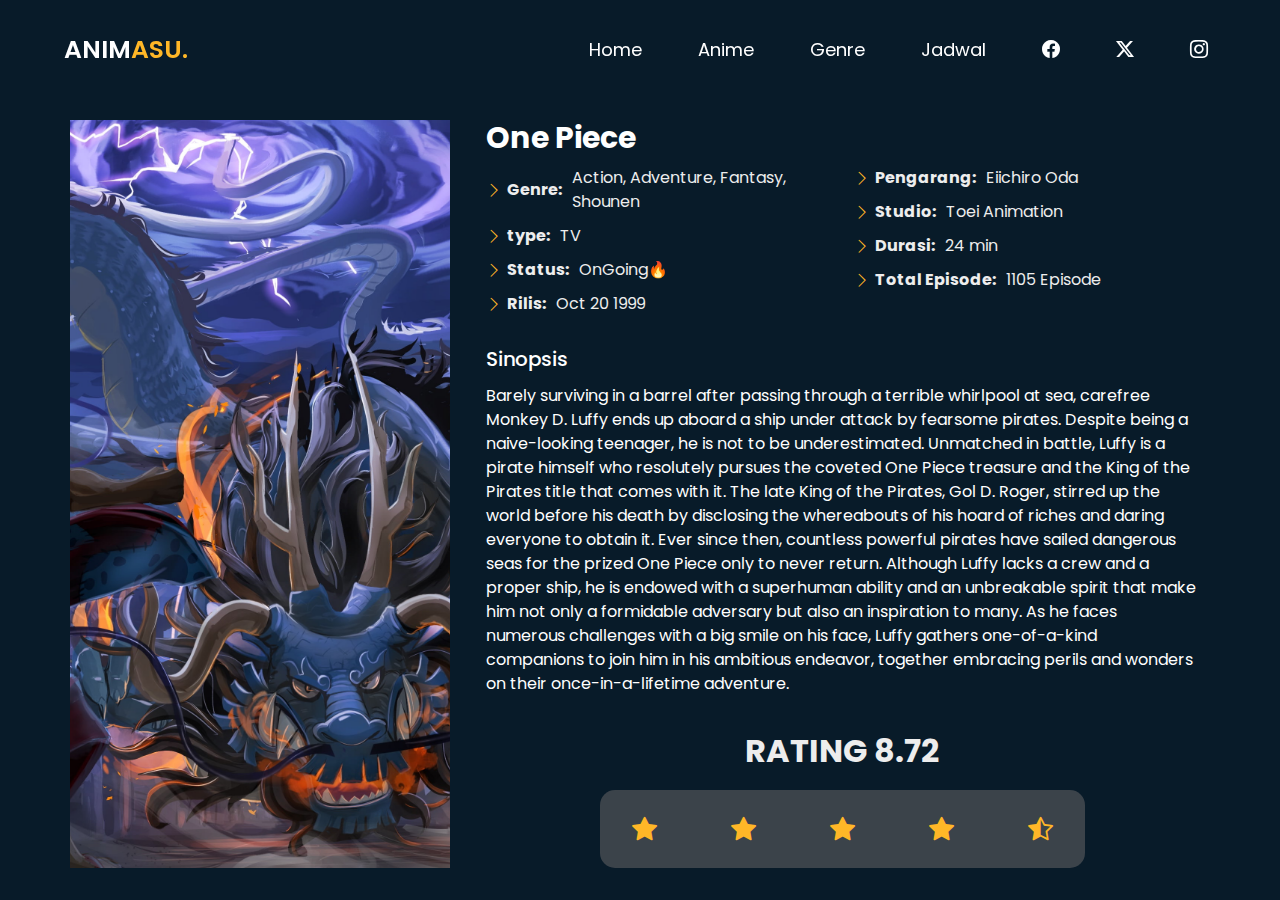
<file: onep.html>
<!DOCTYPE html>
<html lang="en">
   <head>
      <meta charset="utf-8" />
      <meta
         name="viewport"
         content="width=device-width, initial-scale=1"
      />
      <title>My-fortfolio</title>
      <link
         href="https://cdn.jsdelivr.net/npm/bootstrap@5.3.3/dist/css/bootstrap.min.css"
         rel="stylesheet"
         integrity="sha384-QWTKZyjpPEjISv5WaRU9OFeRpok6YctnYmDr5pNlyT2bRjXh0JMhjY6hW+ALEwIH"
         crossorigin="anonymous"
      />
      <link
         rel="stylesheet"
         href="style.css"
      />
      <!-- MY FONT -->
      <link
         rel="preconnect"
         href="https://fonts.googleapis.com"
      />
      <link
         rel="preconnect"
         href="https://fonts.gstatic.com"
         crossorigin
      />
      <link
         href="https://fonts.googleapis.com/css2?family=Poppins:ital,wght@0,100;0,200;0,300;0,400;0,500;0,600;0,700;0,800;0,900;1,100;1,200;1,300;1,400;1,500;1,600;1,700;1,800;1,900&display=swap"
         rel="stylesheet"
      />
      <!-- MY ICON -->
      <link
         rel="shortcut icon"
         href="assets/Group 3.png"
         type="image/x-icon"
      />
      <link
         href="https://unpkg.com/boxicons@2.1.4/css/boxicons.min.css"
         rel="stylesheet"
      />
      <link
         rel="stylesheet"
         href="https://cdn.jsdelivr.net/npm/bootstrap-icons@1.11.3/font/bootstrap-icons.min.css"
      />
   </head>
   <body>
      <header>
         <nav
            class="navbar navbar-expand-lg fixed-top"
            id="navbar"
         >
            <div class="container-fluid header">
               <a
                  class="logo"
                  href="index.html"
                  >ANIM<span>ASU.</span></a
               >
               <button
                  class="navbar-toggler"
                  type="button"
                  data-bs-toggle="collapse"
                  data-bs-target="#navbarNav"
                  aria-controls="navbarNav"
                  aria-expanded="false"
                  aria-label="Toggle navigation"
               >
                  <span class="navbar-toggler-icon"></span>
               </button>
               <div
                  class="collapse navbar-collapse"
                  id="navbarNav"
               >
                  <ul class="navbar-nav ms-auto">
                     <li class="nav-item">
                        <a
                           class="nav-link"
                           href="index.html"
                           >Home</a
                        >
                     </li>
                     <li class="nav-item">
                        <a
                           class="nav-link"
                           href="index.html"
                           >Anime</a
                        >
                     </li>

                     <li class="nav-item">
                        <a
                           class="nav-link"
                           href="index.html"
                           >Genre</a
                        >
                     </li>
                     <li class="nav-item">
                        <a
                           class="nav-link"
                           href="jadwal.html"
                           >Jadwal</a
                        >
                     </li>
                     <li class="nav-item">
                        <a
                           class="nav-link"
                           href="#contact"
                           ><i class="bi bi-facebook"></i
                        ></a>
                     </li>
                     <li class="nav-item">
                        <a
                           class="nav-link"
                           href="#contact"
                           ><i class="bi bi-twitter-x"></i
                        ></a>
                     </li>
                     <li class="nav-item">
                        <a
                           class="nav-link"
                           href="#contact"
                           ><i class="bi bi-instagram"></i>
                        </a>
                     </li>
                  </ul>
               </div>
            </div>
         </nav>
      </header>
      <!-- NAVBAR END -->

      <!-- ABOUT STRAT -->
      <section
         id="about"
         class="about section-bg"
      >
         <div class="container">
            <div class="section-title"></div>

            <div class="row">
               <div
                  class="image3 col-lg-4 d-flex align-items-stretch justify-content-center justify-content-lg-start"
               ></div>
               <div class="col-lg-8 d-flex flex-column align-items-stretch">
                  <div
                     class="content ps-lg-4 d-flex flex-column justify-content-center"
                  >
                     <div class="row title">
                        <h4>One Piece</h4>
                     </div>
                     <div class="row">
                        <div class="col-lg-6">
                           <ul>
                              <li>
                                 <i class="bi bi-chevron-right"></i>
                                 <strong>Genre:</strong>
                                 <span
                                    >Action, Adventure, Fantasy, Shounen</span
                                 >
                              </li>
                              <li>
                                 <i class="bi bi-chevron-right"></i>
                                 <strong>type:</strong>
                                 <span>TV</span>
                              </li>
                              <li>
                                 <i class="bi bi-chevron-right"></i>
                                 <strong>Status:</strong>
                                 <span>OnGoing🔥</span>
                              </li>
                              <li>
                                 <i class="bi bi-chevron-right"></i>
                                 <strong>Rilis:</strong>
                                 <span>Oct 20 1999</span>
                              </li>
                           </ul>
                        </div>
                        <div class="col-lg-6">
                           <ul>
                              <li>
                                 <i class="bi bi-chevron-right"></i>
                                 <strong>Pengarang:</strong>
                                 <span>Eiichiro Oda</span>
                              </li>
                              <li>
                                 <i class="bi bi-chevron-right"></i>
                                 <strong>Studio:</strong>
                                 <span>Toei Animation</span>
                              </li>
                              <li>
                                 <i class="bi bi-chevron-right"></i>
                                 <strong>Durasi:</strong>
                                 <span>24 min</span>
                              </li>
                              <li>
                                 <i class="bi bi-chevron-right"></i>
                                 <strong>Total Episode:</strong>
                                 <span>1105 Episode</span>
                              </li>
                           </ul>
                        </div>
                     </div>
                  </div>
                  <!-- End .content-->
                  <div
                     class="content ps-lg-4 d-flex flex-column justify-content-center"
                  >
                     <div class="row sinopsis">
                        <h5>Sinopsis</h5>
                        <div class="col">
                           <p>
                              Barely surviving in a barrel after passing through
                              a terrible whirlpool at sea, carefree Monkey D.
                              Luffy ends up aboard a ship under attack by
                              fearsome pirates. Despite being a naive-looking
                              teenager, he is not to be underestimated.
                              Unmatched in battle, Luffy is a pirate himself who
                              resolutely pursues the coveted One Piece treasure
                              and the King of the Pirates title that comes with
                              it. The late King of the Pirates, Gol D. Roger,
                              stirred up the world before his death by
                              disclosing the whereabouts of his hoard of riches
                              and daring everyone to obtain it. Ever since then,
                              countless powerful pirates have sailed dangerous
                              seas for the prized One Piece only to never
                              return. Although Luffy lacks a crew and a proper
                              ship, he is endowed with a superhuman ability and
                              an unbreakable spirit that make him not only a
                              formidable adversary but also an inspiration to
                              many. As he faces numerous challenges with a big
                              smile on his face, Luffy gathers one-of-a-kind
                              companions to join him in his ambitious endeavor,
                              together embracing perils and wonders on their
                              once-in-a-lifetime adventure.
                           </p>
                        </div>
                     </div>
                  </div>

                  <div class="skills-content ps-lg-4">
                     <h2>Rating 8.72</h2>
                     <div class="row">
                        <div class="col">
                           <i class="bi bi-star-fill"></i>
                        </div>
                        <div class="col">
                           <i class="bi bi-star-fill"></i>
                        </div>
                        <div class="col">
                           <i class="bi bi-star-fill"></i>
                        </div>
                        <div class="col">
                           <i class="bi bi-star-fill"></i>
                        </div>
                        <div class="col">
                           <i class="bi bi-star-half"></i>
                        </div>
                     </div>
                  </div>
               </div>
            </div>
         </div>
      </section>
      <!-- ABOUT END -->

      <script
         src="https://cdn.jsdelivr.net/npm/bootstrap@5.3.3/dist/js/bootstrap.bundle.min.js"
         integrity="sha384-YvpcrYf0tY3lHB60NNkmXc5s9fDVZLESaAA55NDzOxhy9GkcIdslK1eN7N6jIeHz"
         crossorigin="anonymous"
      ></script>
      <script src="script.js"></script>
   </body>
</html>
</file>
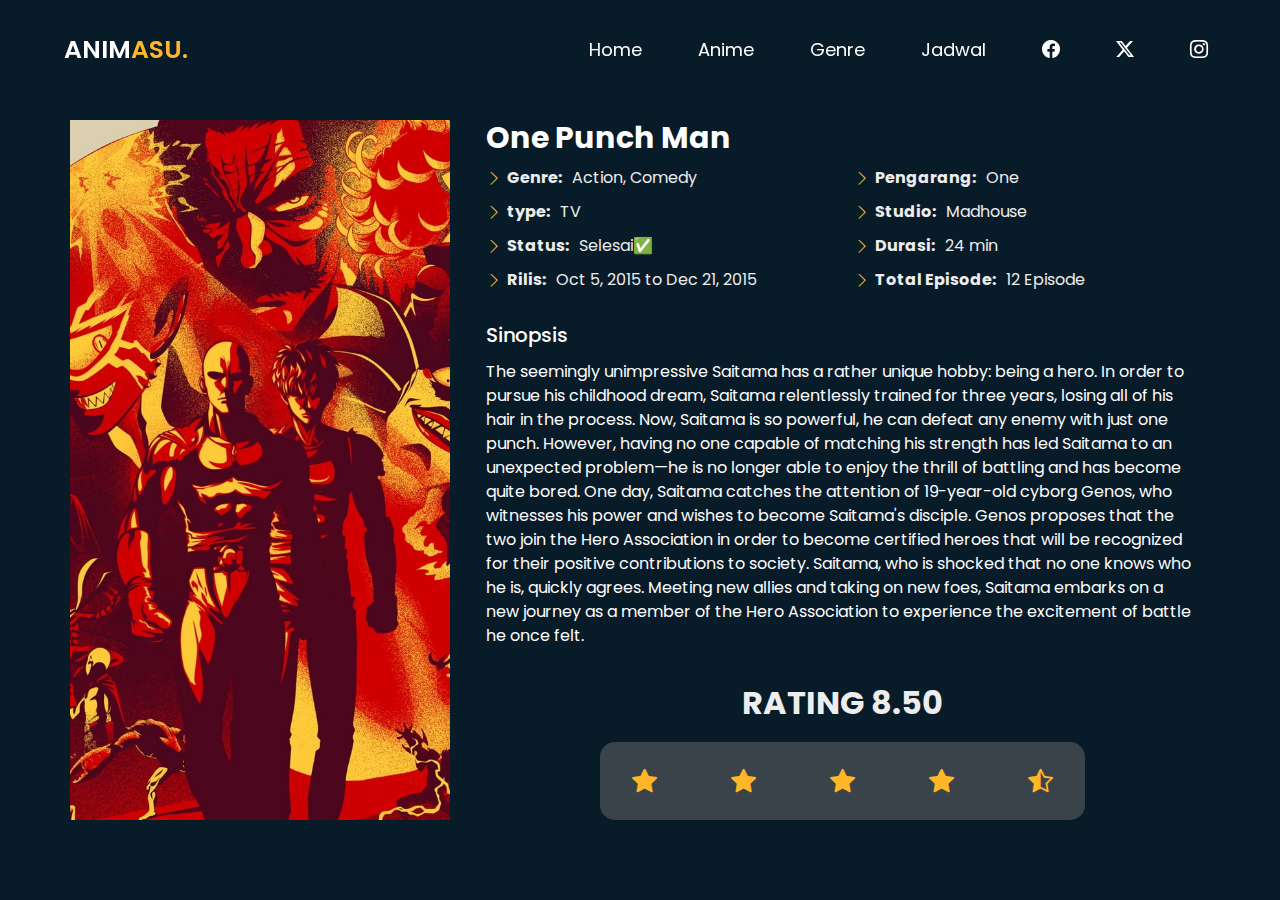
<file: opm.html>
<!DOCTYPE html>
<html lang="en">
   <head>
      <meta charset="utf-8" />
      <meta
         name="viewport"
         content="width=device-width, initial-scale=1"
      />
      <title>My-fortfolio</title>
      <link
         href="https://cdn.jsdelivr.net/npm/bootstrap@5.3.3/dist/css/bootstrap.min.css"
         rel="stylesheet"
         integrity="sha384-QWTKZyjpPEjISv5WaRU9OFeRpok6YctnYmDr5pNlyT2bRjXh0JMhjY6hW+ALEwIH"
         crossorigin="anonymous"
      />
      <link
         rel="stylesheet"
         href="style.css"
      />
      <!-- MY FONT -->
      <link
         rel="preconnect"
         href="https://fonts.googleapis.com"
      />
      <link
         rel="preconnect"
         href="https://fonts.gstatic.com"
         crossorigin
      />
      <link
         href="https://fonts.googleapis.com/css2?family=Poppins:ital,wght@0,100;0,200;0,300;0,400;0,500;0,600;0,700;0,800;0,900;1,100;1,200;1,300;1,400;1,500;1,600;1,700;1,800;1,900&display=swap"
         rel="stylesheet"
      />
      <!-- MY ICON -->
      <link
         rel="shortcut icon"
         href="assets/Group 3.png"
         type="image/x-icon"
      />
      <link
         href="https://unpkg.com/boxicons@2.1.4/css/boxicons.min.css"
         rel="stylesheet"
      />
      <link
         rel="stylesheet"
         href="https://cdn.jsdelivr.net/npm/bootstrap-icons@1.11.3/font/bootstrap-icons.min.css"
      />
   </head>
   <body>
      <header>
         <nav
            class="navbar navbar-expand-lg fixed-top"
            id="navbar"
         >
            <div class="container-fluid header">
               <a
                  class="logo"
                  href="index.html"
                  >ANIM<span>ASU.</span></a
               >
               <button
                  class="navbar-toggler"
                  type="button"
                  data-bs-toggle="collapse"
                  data-bs-target="#navbarNav"
                  aria-controls="navbarNav"
                  aria-expanded="false"
                  aria-label="Toggle navigation"
               >
                  <span class="navbar-toggler-icon"></span>
               </button>
               <div
                  class="collapse navbar-collapse"
                  id="navbarNav"
               >
                  <ul class="navbar-nav ms-auto">
                     <li class="nav-item">
                        <a
                           class="nav-link"
                           href="index.html"
                           >Home</a
                        >
                     </li>
                     <li class="nav-item">
                        <a
                           class="nav-link"
                           href="index.html"
                           >Anime</a
                        >
                     </li>

                     <li class="nav-item">
                        <a
                           class="nav-link"
                           href="index.html"
                           >Genre</a
                        >
                     </li>
                     <li class="nav-item">
                        <a
                           class="nav-link"
                           href="jadwal.html"
                           >Jadwal</a
                        >
                     </li>
                     <li class="nav-item">
                        <a
                           class="nav-link"
                           href="#contact"
                           ><i class="bi bi-facebook"></i
                        ></a>
                     </li>
                     <li class="nav-item">
                        <a
                           class="nav-link"
                           href="#contact"
                           ><i class="bi bi-twitter-x"></i
                        ></a>
                     </li>
                     <li class="nav-item">
                        <a
                           class="nav-link"
                           href="#contact"
                           ><i class="bi bi-instagram"></i>
                        </a>
                     </li>
                  </ul>
               </div>
            </div>
         </nav>
      </header>
      <!-- NAVBAR END -->

      <!-- ABOUT STRAT -->
      <section
         id="about"
         class="about section-bg"
      >
         <div class="container">
            <div class="section-title"></div>

            <div class="row">
               <div
                  class="image2 col-lg-4 d-flex align-items-stretch justify-content-center justify-content-lg-start"
               ></div>
               <div class="col-lg-8 d-flex flex-column align-items-stretch">
                  <div
                     class="content ps-lg-4 d-flex flex-column justify-content-center"
                  >
                     <div class="row title">
                        <h4>One Punch Man</h4>
                     </div>
                     <div class="row">
                        <div class="col-lg-6">
                           <ul>
                              <li>
                                 <i class="bi bi-chevron-right"></i>
                                 <strong>Genre:</strong>
                                 <span>Action, Comedy</span>
                              </li>
                              <li>
                                 <i class="bi bi-chevron-right"></i>
                                 <strong>type:</strong>
                                 <span>TV</span>
                              </li>
                              <li>
                                 <i class="bi bi-chevron-right"></i>
                                 <strong>Status:</strong>
                                 <span>Selesai✅</span>
                              </li>
                              <li>
                                 <i class="bi bi-chevron-right"></i>
                                 <strong>Rilis:</strong>
                                 <span>Oct 5, 2015 to Dec 21, 2015</span>
                              </li>
                           </ul>
                        </div>
                        <div class="col-lg-6">
                           <ul>
                              <li>
                                 <i class="bi bi-chevron-right"></i>
                                 <strong>Pengarang:</strong>
                                 <span>One</span>
                              </li>
                              <li>
                                 <i class="bi bi-chevron-right"></i>
                                 <strong>Studio:</strong>
                                 <span>Madhouse</span>
                              </li>
                              <li>
                                 <i class="bi bi-chevron-right"></i>
                                 <strong>Durasi:</strong>
                                 <span>24 min</span>
                              </li>
                              <li>
                                 <i class="bi bi-chevron-right"></i>
                                 <strong>Total Episode:</strong>
                                 <span>12 Episode</span>
                              </li>
                           </ul>
                        </div>
                     </div>
                  </div>
                  <!-- End .content-->
                  <div
                     class="content ps-lg-4 d-flex flex-column justify-content-center"
                  >
                     <div class="row sinopsis">
                        <h5>Sinopsis</h5>
                        <div class="col">
                           <p>
                              The seemingly unimpressive Saitama has a rather
                              unique hobby: being a hero. In order to pursue his
                              childhood dream, Saitama relentlessly trained for
                              three years, losing all of his hair in the
                              process. Now, Saitama is so powerful, he can
                              defeat any enemy with just one punch. However,
                              having no one capable of matching his strength has
                              led Saitama to an unexpected problem—he is no
                              longer able to enjoy the thrill of battling and
                              has become quite bored. One day, Saitama catches
                              the attention of 19-year-old cyborg Genos, who
                              witnesses his power and wishes to become Saitama's
                              disciple. Genos proposes that the two join the
                              Hero Association in order to become certified
                              heroes that will be recognized for their positive
                              contributions to society. Saitama, who is shocked
                              that no one knows who he is, quickly agrees.
                              Meeting new allies and taking on new foes, Saitama
                              embarks on a new journey as a member of the Hero
                              Association to experience the excitement of battle
                              he once felt.
                           </p>
                        </div>
                     </div>
                  </div>

                  <div class="skills-content ps-lg-4">
                     <h2>Rating 8.50</h2>
                     <div class="row">
                        <div class="col">
                           <i class="bi bi-star-fill"></i>
                        </div>
                        <div class="col">
                           <i class="bi bi-star-fill"></i>
                        </div>
                        <div class="col">
                           <i class="bi bi-star-fill"></i>
                        </div>
                        <div class="col">
                           <i class="bi bi-star-fill"></i>
                        </div>
                        <div class="col">
                           <i class="bi bi-star-half"></i>
                        </div>
                     </div>
                  </div>
               </div>
            </div>
         </div>
      </section>
      <!-- ABOUT END -->

      <script
         src="https://cdn.jsdelivr.net/npm/bootstrap@5.3.3/dist/js/bootstrap.bundle.min.js"
         integrity="sha384-YvpcrYf0tY3lHB60NNkmXc5s9fDVZLESaAA55NDzOxhy9GkcIdslK1eN7N6jIeHz"
         crossorigin="anonymous"
      ></script>
      <script src="script.js"></script>
   </body>
</html>
</file>
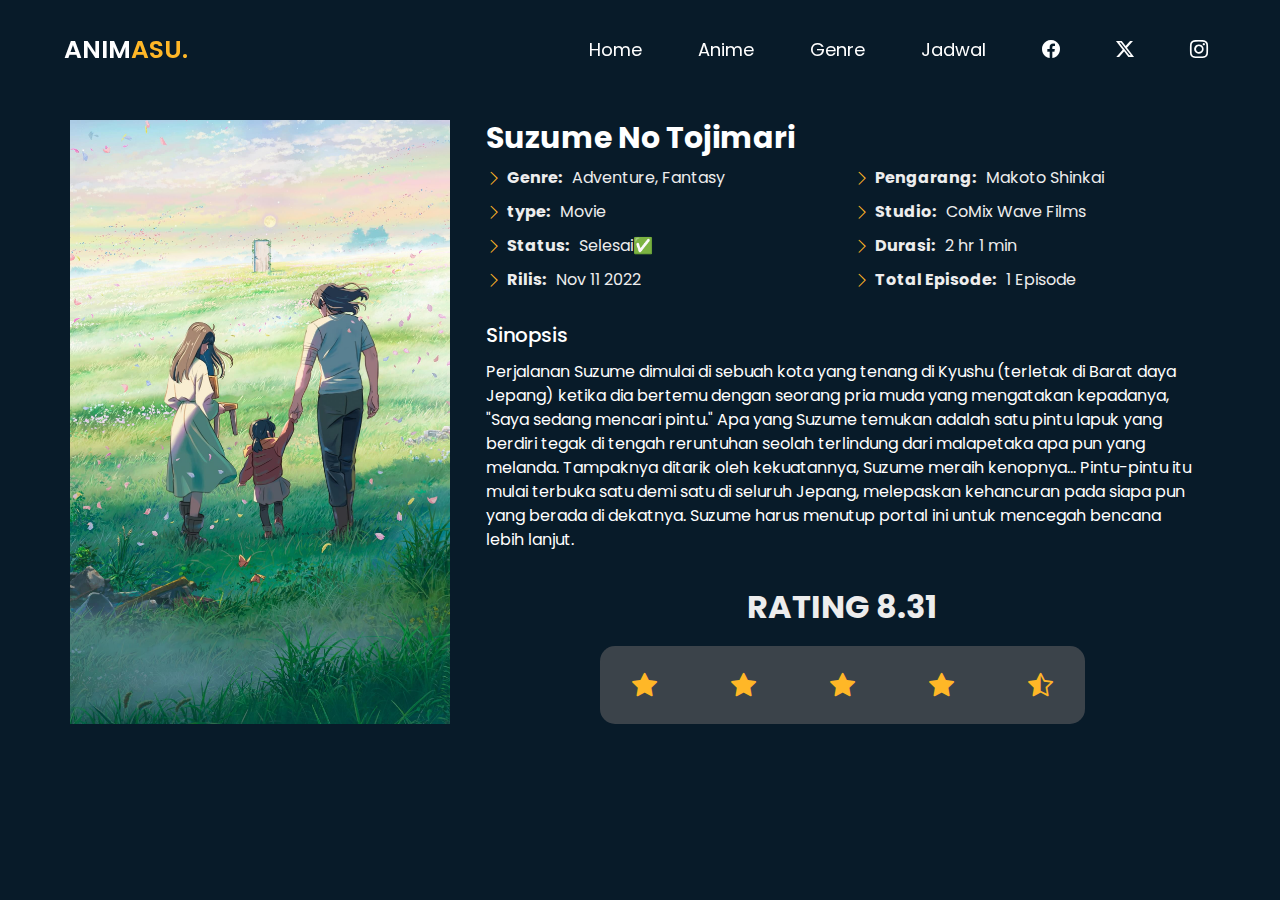
<file: suzume.html>
<!DOCTYPE html>
<html lang="en">
   <head>
      <meta charset="utf-8" />
      <meta
         name="viewport"
         content="width=device-width, initial-scale=1"
      />
      <title>My-fortfolio</title>
      <link
         href="https://cdn.jsdelivr.net/npm/bootstrap@5.3.3/dist/css/bootstrap.min.css"
         rel="stylesheet"
         integrity="sha384-QWTKZyjpPEjISv5WaRU9OFeRpok6YctnYmDr5pNlyT2bRjXh0JMhjY6hW+ALEwIH"
         crossorigin="anonymous"
      />
      <link
         rel="stylesheet"
         href="style.css"
      />
      <!-- MY FONT -->
      <link
         rel="preconnect"
         href="https://fonts.googleapis.com"
      />
      <link
         rel="preconnect"
         href="https://fonts.gstatic.com"
         crossorigin
      />
      <link
         href="https://fonts.googleapis.com/css2?family=Poppins:ital,wght@0,100;0,200;0,300;0,400;0,500;0,600;0,700;0,800;0,900;1,100;1,200;1,300;1,400;1,500;1,600;1,700;1,800;1,900&display=swap"
         rel="stylesheet"
      />
      <!-- MY ICON -->
      <link
         rel="shortcut icon"
         href="assets/Group 3.png"
         type="image/x-icon"
      />
      <link
         href="https://unpkg.com/boxicons@2.1.4/css/boxicons.min.css"
         rel="stylesheet"
      />
      <link
         rel="stylesheet"
         href="https://cdn.jsdelivr.net/npm/bootstrap-icons@1.11.3/font/bootstrap-icons.min.css"
      />
   </head>
   <body>
      <header>
         <nav
            class="navbar navbar-expand-lg fixed-top"
            id="navbar"
         >
            <div class="container-fluid header">
               <a
                  class="logo"
                  href="index.html"
                  >ANIM<span>ASU.</span></a
               >
               <button
                  class="navbar-toggler"
                  type="button"
                  data-bs-toggle="collapse"
                  data-bs-target="#navbarNav"
                  aria-controls="navbarNav"
                  aria-expanded="false"
                  aria-label="Toggle navigation"
               >
                  <span class="navbar-toggler-icon"></span>
               </button>
               <div
                  class="collapse navbar-collapse"
                  id="navbarNav"
               >
                  <ul class="navbar-nav ms-auto">
                     <li class="nav-item">
                        <a
                           class="nav-link"
                           href="index.html"
                           >Home</a
                        >
                     </li>
                     <li class="nav-item">
                        <a
                           class="nav-link"
                           href="index.html"
                           >Anime</a
                        >
                     </li>

                     <li class="nav-item">
                        <a
                           class="nav-link"
                           href="index.html"
                           >Genre</a
                        >
                     </li>
                     <li class="nav-item">
                        <a
                           class="nav-link"
                           href="jadwal.html"
                           >Jadwal</a
                        >
                     </li>
                     <li class="nav-item">
                        <a
                           class="nav-link"
                           href="#contact"
                           ><i class="bi bi-facebook"></i
                        ></a>
                     </li>
                     <li class="nav-item">
                        <a
                           class="nav-link"
                           href="#contact"
                           ><i class="bi bi-twitter-x"></i
                        ></a>
                     </li>
                     <li class="nav-item">
                        <a
                           class="nav-link"
                           href="#contact"
                           ><i class="bi bi-instagram"></i>
                        </a>
                     </li>
                  </ul>
               </div>
            </div>
         </nav>
      </header>
      <!-- NAVBAR END -->

      <!-- ABOUT STRAT -->
      <section
         id="about"
         class="about section-bg"
      >
         <div class="container">
            <div class="section-title"></div>

            <div class="row">
               <div
                  class="image col-lg-4 d-flex align-items-stretch justify-content-center justify-content-lg-start"
               ></div>
               <div class="col-lg-8 d-flex flex-column align-items-stretch">
                  <div
                     class="content ps-lg-4 d-flex flex-column justify-content-center"
                  >
                     <div class="row title">
                        <h4>Suzume No Tojimari</h4>
                     </div>
                     <div class="row">
                        <div class="col-lg-6">
                           <ul>
                              <li>
                                 <i class="bi bi-chevron-right"></i>
                                 <strong>Genre:</strong>
                                 <span>Adventure, Fantasy</span>
                              </li>
                              <li>
                                 <i class="bi bi-chevron-right"></i>
                                 <strong>type:</strong>
                                 <span>Movie</span>
                              </li>
                              <li>
                                 <i class="bi bi-chevron-right"></i>
                                 <strong>Status:</strong>
                                 <span>Selesai✅</span>
                              </li>
                              <li>
                                 <i class="bi bi-chevron-right"></i>
                                 <strong>Rilis:</strong>
                                 <span>Nov 11 2022</span>
                              </li>
                           </ul>
                        </div>
                        <div class="col-lg-6">
                           <ul>
                              <li>
                                 <i class="bi bi-chevron-right"></i>
                                 <strong>Pengarang:</strong>
                                 <span>Makoto Shinkai</span>
                              </li>
                              <li>
                                 <i class="bi bi-chevron-right"></i>
                                 <strong>Studio:</strong>
                                 <span>CoMix Wave Films</span>
                              </li>
                              <li>
                                 <i class="bi bi-chevron-right"></i>
                                 <strong>Durasi:</strong>
                                 <span>2 hr 1 min</span>
                              </li>
                              <li>
                                 <i class="bi bi-chevron-right"></i>
                                 <strong>Total Episode:</strong>
                                 <span>1 Episode</span>
                              </li>
                           </ul>
                        </div>
                     </div>
                  </div>
                  <!-- End .content-->
                  <div
                     class="content ps-lg-4 d-flex flex-column justify-content-center"
                  >
                     <div class="row sinopsis">
                        <h5>Sinopsis</h5>
                        <div class="col">
                           <p>
                              Perjalanan Suzume dimulai di sebuah kota yang
                              tenang di Kyushu (terletak di Barat daya Jepang)
                              ketika dia bertemu dengan seorang pria muda yang
                              mengatakan kepadanya, "Saya sedang mencari pintu."
                              Apa yang Suzume temukan adalah satu pintu lapuk
                              yang berdiri tegak di tengah reruntuhan seolah
                              terlindung dari malapetaka apa pun yang melanda.
                              Tampaknya ditarik oleh kekuatannya, Suzume meraih
                              kenopnya... Pintu-pintu itu mulai terbuka satu
                              demi satu di seluruh Jepang, melepaskan kehancuran
                              pada siapa pun yang berada di dekatnya. Suzume
                              harus menutup portal ini untuk mencegah bencana
                              lebih lanjut.
                           </p>
                        </div>
                     </div>
                  </div>

                  <div class="skills-content ps-lg-4">
                     <h2>Rating 8.31</h2>
                     <div class="row">
                        <div class="col">
                           <i class="bi bi-star-fill"></i>
                        </div>
                        <div class="col">
                           <i class="bi bi-star-fill"></i>
                        </div>
                        <div class="col">
                           <i class="bi bi-star-fill"></i>
                        </div>
                        <div class="col">
                           <i class="bi bi-star-fill"></i>
                        </div>
                        <div class="col">
                           <i class="bi bi-star-half"></i>
                        </div>
                     </div>
                  </div>
               </div>
            </div>
         </div>
      </section>
      <!-- ABOUT END -->

      <script
         src="https://cdn.jsdelivr.net/npm/bootstrap@5.3.3/dist/js/bootstrap.bundle.min.js"
         integrity="sha384-YvpcrYf0tY3lHB60NNkmXc5s9fDVZLESaAA55NDzOxhy9GkcIdslK1eN7N6jIeHz"
         crossorigin="anonymous"
      ></script>
      <script src="script.js"></script>
   </body>
</html>
</file>
<file: style.css>
@import url('https://fonts.googleapis.com/css2?family=Poppins:ital,wght@0,100;0,200;0,300;0,400;0,500;0,600;0,700;0,800;0,900;1,100;1,200;1,300;1,400;1,500;1,600;1,700;1,800;1,900&display=swap');

* {
   margin: 0;
   padding: 0;
   box-sizing: border-box;
   font-family: 'Poppins', sans-serif;
}
body {
   background: #081b29;
   color: #fff;
}
/*--------------------------------------------------------------
# NAVBAR
--------------------------------------------------------------*/
.navbar-toggler {
   color: #00abf0;
}

.header {
   border-radius: 15px;
   top: 0;
   left: 0;
   width: 100%;
   height: auto;
   padding: 20px 5%;
   background: transparent;
   display: flex;
   justify-content: space-between;
   align-items: center;
   z-index: 100;
}

.logo {
   position: relative;
   font-size: 25px;
   color: #fff;
   text-decoration: none;
   font-weight: 600;
}
.logo span {
   color: #ffb727;
}

.navbar-toggler {
   background-color: #ffb727;
}
.nav-item a {
   z-index: 100;
   font-size: 18px;
   color: #fff;
   text-decoration: none;
   font-weight: 400;
   margin-left: 40px;
   transition: 0.3s;
   position: relative;
}

.nav-link {
   position: relative;
}

.nav-item a:hover,
.nav-item a.active {
   color: #ffb727;
   border-bottom: 3px solid #ffb727;
}
@media (max-width: 575px) {
   .nav-item {
      background: #081b29;
      border-radius: 10px;
      margin-top: 5px;
      overflow: hidden;
   }
   .nav-item a {
      color: #ffb727;
      text-align: center;
      margin-left: 0;
   }
   .nav-item a:hover,
   .nav-item a.active {
      color: #ededed;
      border-bottom: 3px 50px solid #ffb727;
   }
}

/*--------------------------------------------------------------
# CAROUSEL
--------------------------------------------------------------*/
/* carousel */
.carousel {
   height: 108vh;
   margin-top: -50px;
   overflow: hidden;
   position: relative;
}
.carousel .list .item {
   width: 100%;
   height: 100%;
   position: absolute;
   inset: 0 0 0 0;
}
.carousel .list .item img {
   width: 100%;
   height: 100%;
   object-fit: cover;
}
.carousel .list .item .content {
   margin-top: 100px;
   position: absolute;
   top: 20%;
   width: 1140px;
   max-width: 80%;
   left: 50%;
   transform: translateX(-50%);
   padding-right: 30%;
   box-sizing: border-box;
   color: #fff;
   text-shadow: 0 5px 10px #0004;
}

.carousel .list .item .topic {
   font-size: 5em;
   font-weight: bold;
   line-height: 1.3em;
   color: #fff;
}

.carousel .list .item .buttons {
   display: grid;
   grid-template-columns: repeat(2, 130px);
   grid-template-rows: 40px;
   gap: 5px;
   margin-top: 20px;
}
.carousel .list .item .buttons button {
   width: 100%;
   border: none;
   background-color: #fff;
   letter-spacing: 3px;
   font-family: Poppins;
   font-weight: 500;
}
.carousel .list .item .buttons button a {
   text-decoration: none;
   width: 100%;
   border: none;
   background-color: #fff;
   color: #000;
   letter-spacing: 3px;
   font-family: Poppins;
   font-weight: 500;
}
.carousel .list .item .buttons button:nth-child(2) {
   background-color: transparent;
   border: 1px solid #fff;
   color: #fff;
}
/* thumbail */
.thumbnail {
   position: absolute;
   bottom: 50px;
   left: 50%;
   width: max-content;
   z-index: 100;
   display: flex;
   gap: 20px;
}
.thumbnail .item {
   width: 150px;
   height: 220px;
   flex-shrink: 0;
   position: relative;
}
.thumbnail .item img {
   width: 100%;
   height: 100%;
   object-fit: cover;
   border-radius: 20px;
}
.thumbnail .item .content {
   color: #fff;
   position: absolute;
   bottom: 10px;
   left: 10px;
   right: 10px;
}
.thumbnail .item .content .title {
   font-weight: 500;
}

/* arrows */
.arrows {
   position: absolute;
   top: 80%;
   right: 52%;
   z-index: 100;
   width: 300px;
   max-width: 30%;
   display: flex;
   gap: 10px;
   align-items: center;
}
.arrows button {
   width: 40px;
   height: 40px;
   border-radius: 50%;
   background-color: #eee4;
   border: none;
   color: #fff;
   font-family: monospace;
   font-weight: bold;
   transition: 0.5s;
}
.arrows button:hover {
   background-color: #fff;
   color: #000;
}

/* animation */
.carousel .list .item:nth-child(1) {
   z-index: 1;
}

/* animation text in first item */

.carousel .list .item:nth-child(1) .content .author,
.carousel .list .item:nth-child(1) .content .title,
.carousel .list .item:nth-child(1) .content .topic,
.carousel .list .item:nth-child(1) .content .des,
.carousel .list .item:nth-child(1) .content .buttons {
   transform: translateY(50px);
   filter: blur(20px);
   opacity: 0;
   animation: showContent 0.5s 1s linear 1 forwards;
}
@keyframes showContent {
   to {
      transform: translateY(0px);
      filter: blur(0px);
      opacity: 1;
   }
}
.carousel .list .item:nth-child(1) .content .title {
   animation-delay: 1.2s !important;
}
.carousel .list .item:nth-child(1) .content .topic {
   animation-delay: 1.4s !important;
}
.carousel .list .item:nth-child(1) .content .des {
   animation-delay: 1.6s !important;
}
.carousel .list .item:nth-child(1) .content .buttons {
   animation-delay: 1.8s !important;
}
/* create animation when next click */
.carousel.next .list .item:nth-child(1) img {
   width: 150px;
   height: 220px;
   position: absolute;
   bottom: 50px;
   left: 50%;
   border-radius: 30px;
   animation: showImage 0.5s linear 1 forwards;
}
@keyframes showImage {
   to {
      bottom: 0;
      left: 0;
      width: 100%;
      height: 100%;
      border-radius: 0;
   }
}

.carousel.next .thumbnail .item:nth-last-child(1) {
   overflow: hidden;
   animation: showThumbnail 0.5s linear 1 forwards;
}
.carousel.prev .list .item img {
   z-index: 100;
}
@keyframes showThumbnail {
   from {
      width: 0;
      opacity: 0;
   }
}
.carousel.next .thumbnail {
   animation: effectNext 0.5s linear 1 forwards;
}

@keyframes effectNext {
   from {
      transform: translateX(150px);
   }
}

/* running time */

@keyframes runningTime {
   from {
      width: 100%;
   }
   to {
      width: 0;
   }
}

/* prev click */

.carousel.prev .list .item:nth-child(2) {
   z-index: 2;
}

.carousel.prev .list .item:nth-child(2) img {
   animation: outFrame 0.5s linear 1 forwards;
   position: absolute;
   bottom: 0;
   left: 0;
}
@keyframes outFrame {
   to {
      width: 150px;
      height: 220px;
      bottom: 50px;
      left: 50%;
      border-radius: 20px;
   }
}

.carousel.prev .thumbnail .item:nth-child(1) {
   overflow: hidden;
   opacity: 0;
   animation: showThumbnail 0.5s linear 1 forwards;
}
.carousel.next .arrows button,
.carousel.prev .arrows button {
   pointer-events: none;
}
.carousel.prev .list .item:nth-child(2) .content .author,
.carousel.prev .list .item:nth-child(2) .content .title,
.carousel.prev .list .item:nth-child(2) .content .topic,
.carousel.prev .list .item:nth-child(2) .content .des,
.carousel.prev .list .item:nth-child(2) .content .buttons {
   animation: contentOut 1.5s linear 1 forwards !important;
}

@keyframes contentOut {
   to {
      transform: translateY(-150px);
      filter: blur(20px);
      opacity: 0;
   }
}
@media screen and (max-width: 678px) {
   .carousel .list .item .content {
      padding-right: 0;
   }
   .carousel .list .item .content .title {
      font-size: 30px;
   }
}
/*--------------------------------------------------------------
# Sections General
--------------------------------------------------------------*/
section {
   padding: 60px 0;
}

.section-bg {
   background-color: #081b29;
}

.section-title {
   text-align: center;
   padding: 30px 0;
   position: relative;
}

.section-title h2 {
   font-size: 32px;
   font-weight: 700;
   text-transform: uppercase;
   margin-bottom: 20px;
   padding-bottom: 0;
   color: #ededed;
   position: relative;
   z-index: 2;
}

.section-title span {
   position: absolute;
   top: 30px;
   color: #535151;
   left: 0;
   right: 0;
   z-index: 1;
   font-weight: 700;
   font-size: 52px;
   text-transform: uppercase;
   line-height: 0;
}
.section-title p {
   margin-bottom: 0;
   position: relative;
   text-transform: uppercase;
   z-index: 2;
}

@media (max-width: 575px) {
   .section-title h2 {
      font-size: 28px;
      margin-bottom: 15px;
   }

   .section-title span {
      font-size: 38px;
   }
}

/*--------------------------------------------------------------
# ANIME
--------------------------------------------------------------*/
.anime a {
   text-decoration: none;
}

.anime .card {
   color: #fff;
   background: rgba(255, 255, 255, 0.17);
   border-radius: 16px;
   box-shadow: 0 4px 30px rgba(0, 0, 0, 0.1);
   backdrop-filter: blur(6.5px);
   -webkit-backdrop-filter: blur(6.5px);
   border: 1px solid rgba(255, 255, 255, 0.25);
}

.anime .card:hover {
   box-shadow: 1px 1px 10px #ffb727;
   transition: 1.1s;
}

.anime img {
   width: 100%;
}

/*--------------------------------------------------------------
# ABOUT
--------------------------------------------------------------*/

.about {
   height: 100vh;
}

.about h4 {
   margin-bottom: 10px;
   color: #fff;
   font-weight: 700;
   font-size: 30px;
}

.about .content ul {
   list-style: none;
   padding: 0;
}

.about .content ul li {
   margin-bottom: 10px;
   display: flex;
   align-items: center;
}

.about .content ul strong {
   margin-right: 10px;
   color: #ededed;
}
.about .content ul span {
   color: #ededed;
}

.about .content ul i {
   font-size: 16px;
   margin-right: 5px;
   color: #ffb727;
   line-height: 0;
}

.about .content .sinopsis {
   margin-top: 10px;
   color: #fff;
}
.about .content h5 {
   margin-top: 5px;
   color: #fff;
}
.about .content p {
   margin-top: 5px;
   color: #fff;
}

.about .image {
   background: url('assets/suzume.jpg') center center no-repeat;
   background-size: cover;
   min-height: 600px;
}

.image:hover {
   filter: drop-shadow(1px 1px 10px #ffb727);
   transition: 1s;
}
.about .image1 {
   background: url('assets/Fsn2.jpg') center center no-repeat;
   background-size: cover;
   min-height: 600px;
}

.image1:hover {
   filter: drop-shadow(1px 1px 10px #ffb727);
   transition: 1s;
}
.about .image2 {
   background: url('assets/opm.jpg') center center no-repeat;
   background-size: cover;
   min-height: 600px;
}

.image2:hover {
   filter: drop-shadow(1px 1px 10px #ffb727);
   transition: 1s;
}
.about .image3 {
   background: url('assets/onepiece.jpg') center center no-repeat;
   background-size: cover;
   min-height: 600px;
}

.image3:hover {
   filter: drop-shadow(1px 1px 10px #ffb727);
   transition: 1s;
}

/*--------------------------------------------------------------
# SKILL CONTENT
--------------------------------------------------------------*/

.skills-content h2 {
   font-size: 30px;
   font-weight: 700;
   text-transform: uppercase;
   margin-bottom: 20px;
   padding-bottom: 0;
   color: #ededed;
   position: relative;
   z-index: 1;
}

.skills-content {
   margin-top: 20px;
   display: flex;
   justify-content: center;
   align-items: center;
   flex-direction: column;
}

.skills-content .row {
   background-color: #3b434a;
   border-radius: 15px;
   padding: 20px;
   display: flex;
   justify-content: center; /* Memusatkan kolom di tengah */
   gap: 50px; /* Memberi jarak antara kolom */
}
.skills-content .row:hover {
   filter: drop-shadow(1px 1px 10px #ffb727);
   transition: 0.5s;
}

.skills-content .col {
   text-align: center; /* Memusatkan konten di tengah dalam setiap kolom */
}

.skills-content i {
   color: #ffb727;
   display: block;
   font-size: 25px;
}

.skills-content h2 {
   font-size: 32px;
   font-weight: 700;
   text-transform: uppercase;
   margin-bottom: 20px;
   padding-bottom: 0;
   color: #ededed;
   position: relative;
   z-index: 1;
}

/*--------------------------------------------------------------
# GENRE
--------------------------------------------------------------*/
.genre .row {
   display: flex;
   justify-content: center;
   align-items: center;
   gap: 20px;
}
.genre .col-lg-4 {
   background: rgba(255, 255, 255, 0.17);
   border-radius: 16px;
   box-shadow: 0 4px 30px rgba(0, 0, 0, 0.1);
   backdrop-filter: blur(6.5px);
   -webkit-backdrop-filter: blur(6.5px);
   border: 1px solid rgba(255, 255, 255, 0.25);
   width: 400px;
   justify-content: center;
}
.genre .content ul {
   margin-top: 15px;
   list-style: none;
   padding: 0;
}

.genre .content ul li {
   cursor: pointer;
   margin-bottom: 10px;
   display: flex;
   align-items: center;
}

.genre .content ul strong {
   margin-right: 10px;
   color: #ededed;
}
.genre .content ul span {
   color: #ededed;
}

.genre .content ul i {
   font-size: 16px;
   margin-right: 5px;
   color: #ffb727;
   line-height: 0;
}

/*--------------------------------------------------------------
# FOOTER
--------------------------------------------------------------*/
/* Footer styles */
.footer {
   background: #ffb727;
   color: #081b29;
   padding: 5px 0;
}

.footer-container {
   max-width: 1200px;
   margin: 0 auto;
}

.footer {
   text-align: center;
   display: flex;
   flex-wrap: wrap;
}

.footer1 {
   justify-content: center;
}
.footer1 ul {
   list-style: none;
}

.footer .btn {
   border: none;
   font-size: 30px;
}
</file>
